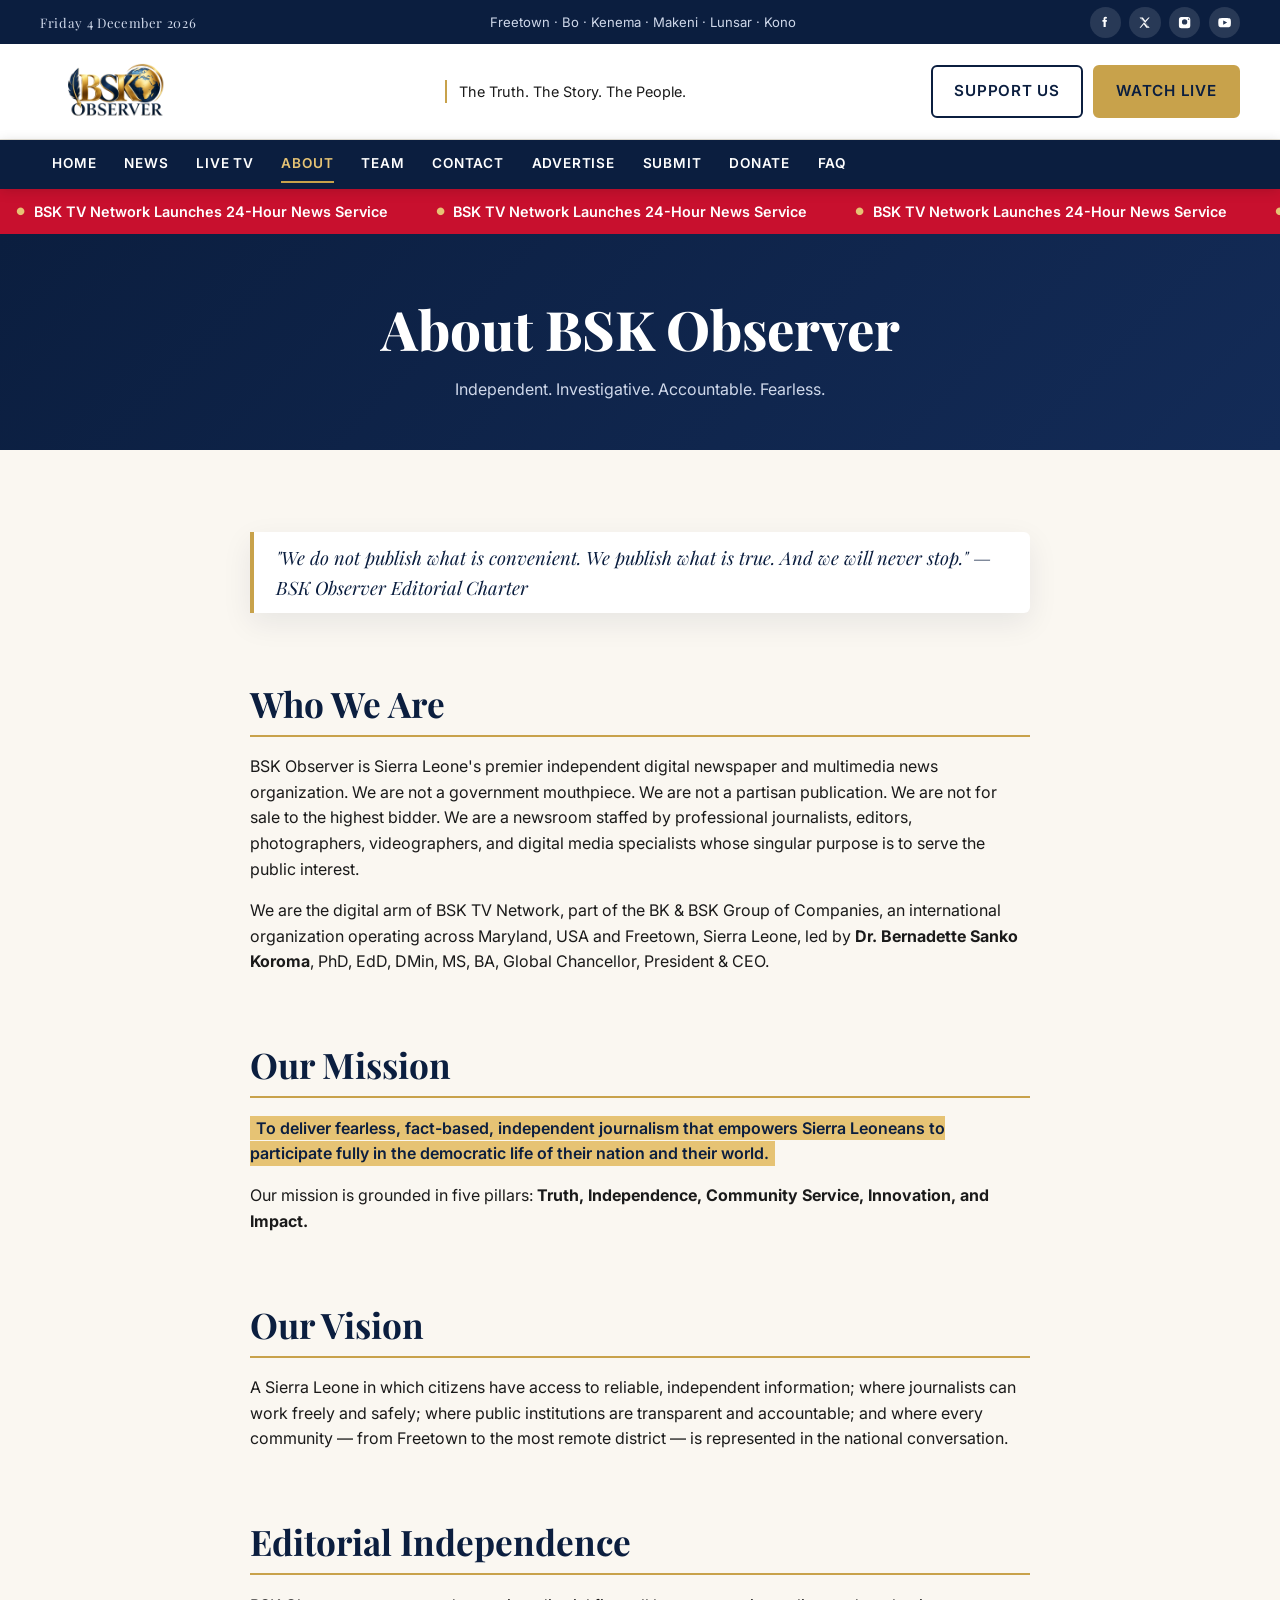
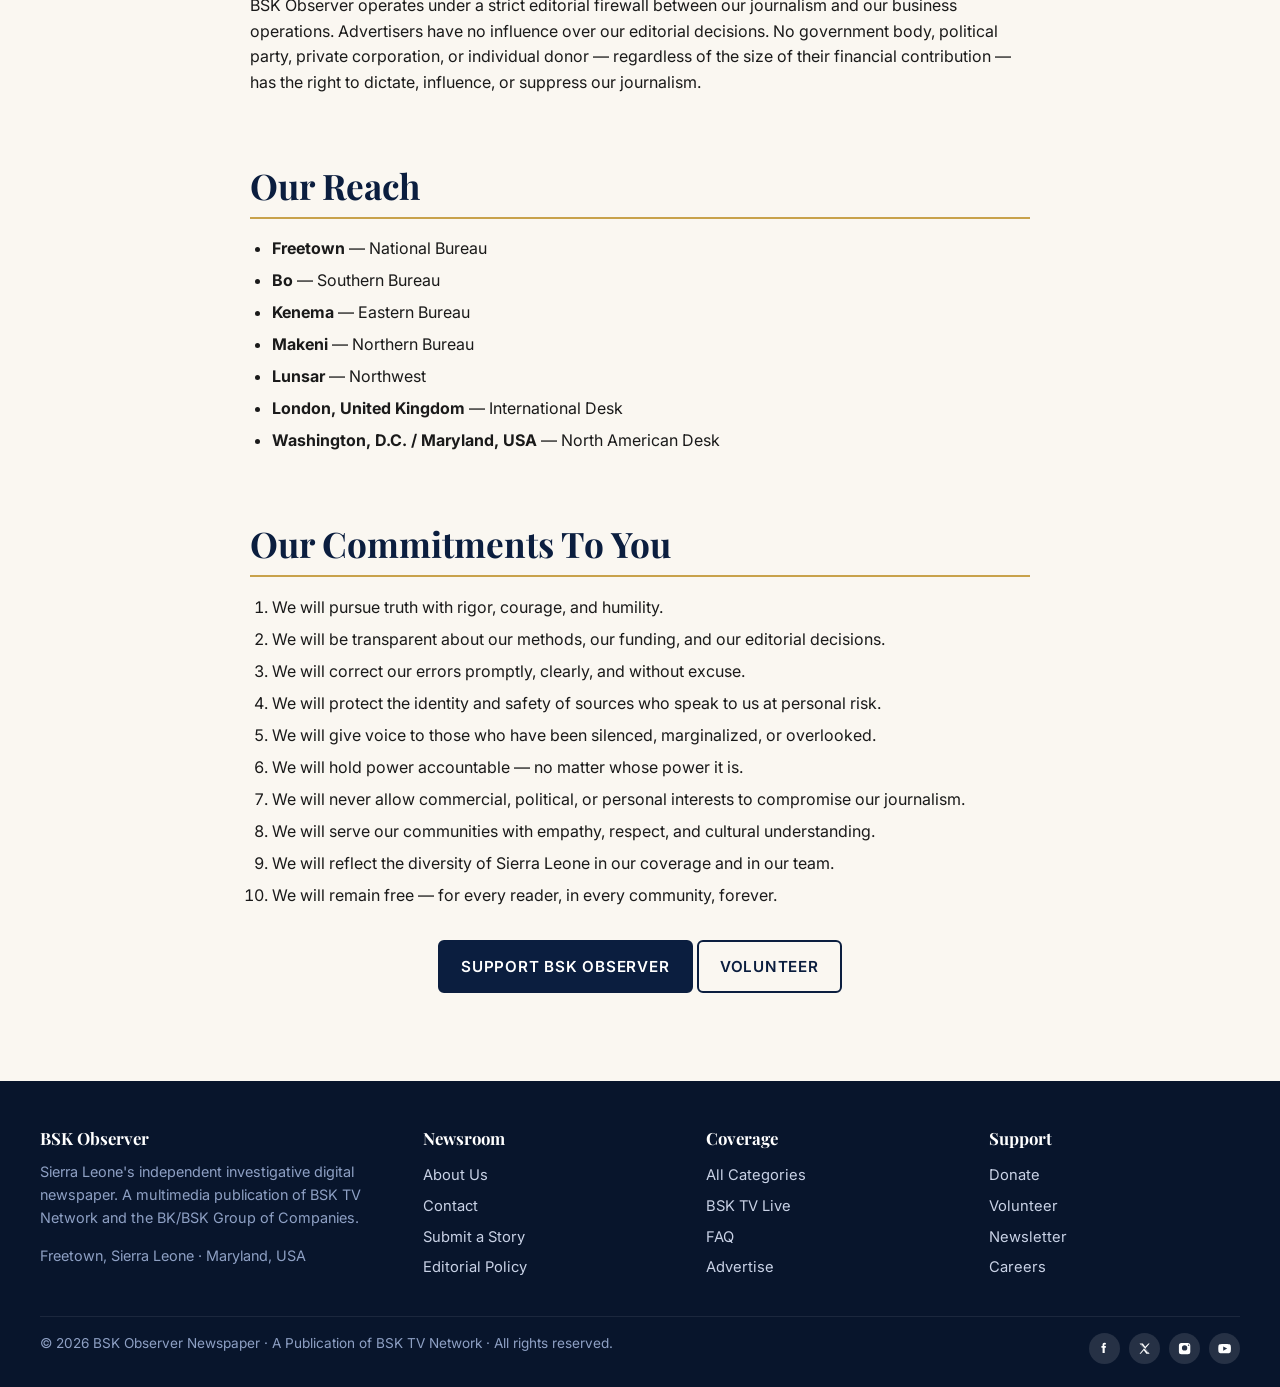
<file: about.html>
<!doctype html>
<html lang="en"><head>
<meta charset="utf-8"><meta name="viewport" content="width=device-width,initial-scale=1">
<title>About BSK Observer | Sierra Leone's Independent Digital Newsroom</title>
<meta name="description" content="Learn who we are, what we stand for, and why BSK Observer is committed to truth, accountability, and public service journalism in Sierra Leone and beyond.">
<link rel="icon" href="assets/logo.png">
<link href="https://fonts.googleapis.com/css2?family=Inter:wght@400;500;600;700&family=Playfair+Display:ital,wght@0,600;0,700;0,800;1,600&display=swap" rel="stylesheet">
<link rel="stylesheet" href="css/styles.css">
</head><body data-page="about.html">
<div id="site-header"></div>
<section class="page-hero"><div class="container"><h1>About BSK Observer</h1><p>Independent. Investigative. Accountable. Fearless.</p></div></section>
<section><div class="container prose">
<blockquote>"We do not publish what is convenient. We publish what is true. And we will never stop." — BSK Observer Editorial Charter</blockquote>
<h2>Who We Are</h2>
<p>BSK Observer is Sierra Leone's premier independent digital newspaper and multimedia news organization. We are not a government mouthpiece. We are not a partisan publication. We are not for sale to the highest bidder. We are a newsroom staffed by professional journalists, editors, photographers, videographers, and digital media specialists whose singular purpose is to serve the public interest.</p>
<p>We are the digital arm of BSK TV Network, part of the BK &amp; BSK Group of Companies, an international organization operating across Maryland, USA and Freetown, Sierra Leone, led by <strong>Dr. Bernadette Sanko Koroma</strong>, PhD, EdD, DMin, MS, BA, Global Chancellor, President &amp; CEO.</p>
<h2>Our Mission</h2>
<p><mark>To deliver fearless, fact-based, independent journalism that empowers Sierra Leoneans to participate fully in the democratic life of their nation and their world.</mark></p>
<p>Our mission is grounded in five pillars: <strong>Truth, Independence, Community Service, Innovation, and Impact.</strong></p>
<h2>Our Vision</h2>
<p>A Sierra Leone in which citizens have access to reliable, independent information; where journalists can work freely and safely; where public institutions are transparent and accountable; and where every community — from Freetown to the most remote district — is represented in the national conversation.</p>
<h2>Editorial Independence</h2>
<p>BSK Observer operates under a strict editorial firewall between our journalism and our business operations. Advertisers have no influence over our editorial decisions. No government body, political party, private corporation, or individual donor — regardless of the size of their financial contribution — has the right to dictate, influence, or suppress our journalism.</p>
<h2>Our Reach</h2>
<ul>
<li><strong>Freetown</strong> — National Bureau</li>
<li><strong>Bo</strong> — Southern Bureau</li>
<li><strong>Kenema</strong> — Eastern Bureau</li>
<li><strong>Makeni</strong> — Northern Bureau</li>
<li><strong>Lunsar</strong> — Northwest</li>
<li><strong>London, United Kingdom</strong> — International Desk</li>
<li><strong>Washington, D.C. / Maryland, USA</strong> — North American Desk</li>
</ul>
<h2>Our Commitments To You</h2>
<ol>
<li>We will pursue truth with rigor, courage, and humility.</li>
<li>We will be transparent about our methods, our funding, and our editorial decisions.</li>
<li>We will correct our errors promptly, clearly, and without excuse.</li>
<li>We will protect the identity and safety of sources who speak to us at personal risk.</li>
<li>We will give voice to those who have been silenced, marginalized, or overlooked.</li>
<li>We will hold power accountable — no matter whose power it is.</li>
<li>We will never allow commercial, political, or personal interests to compromise our journalism.</li>
<li>We will serve our communities with empathy, respect, and cultural understanding.</li>
<li>We will reflect the diversity of Sierra Leone in our coverage and in our team.</li>
<li>We will remain free — for every reader, in every community, forever.</li>
</ol>
<div style="text-align:center;margin-top:2em">
  <a class="btn" href="donate.html">Support BSK Observer</a>
  <a class="btn ghost" href="volunteer.html">Volunteer</a>
</div>
</div></section>
<div id="site-footer"></div>
<script src="js/layout.js"></script><script src="js/main.js"></script>
</body></html>
</file>
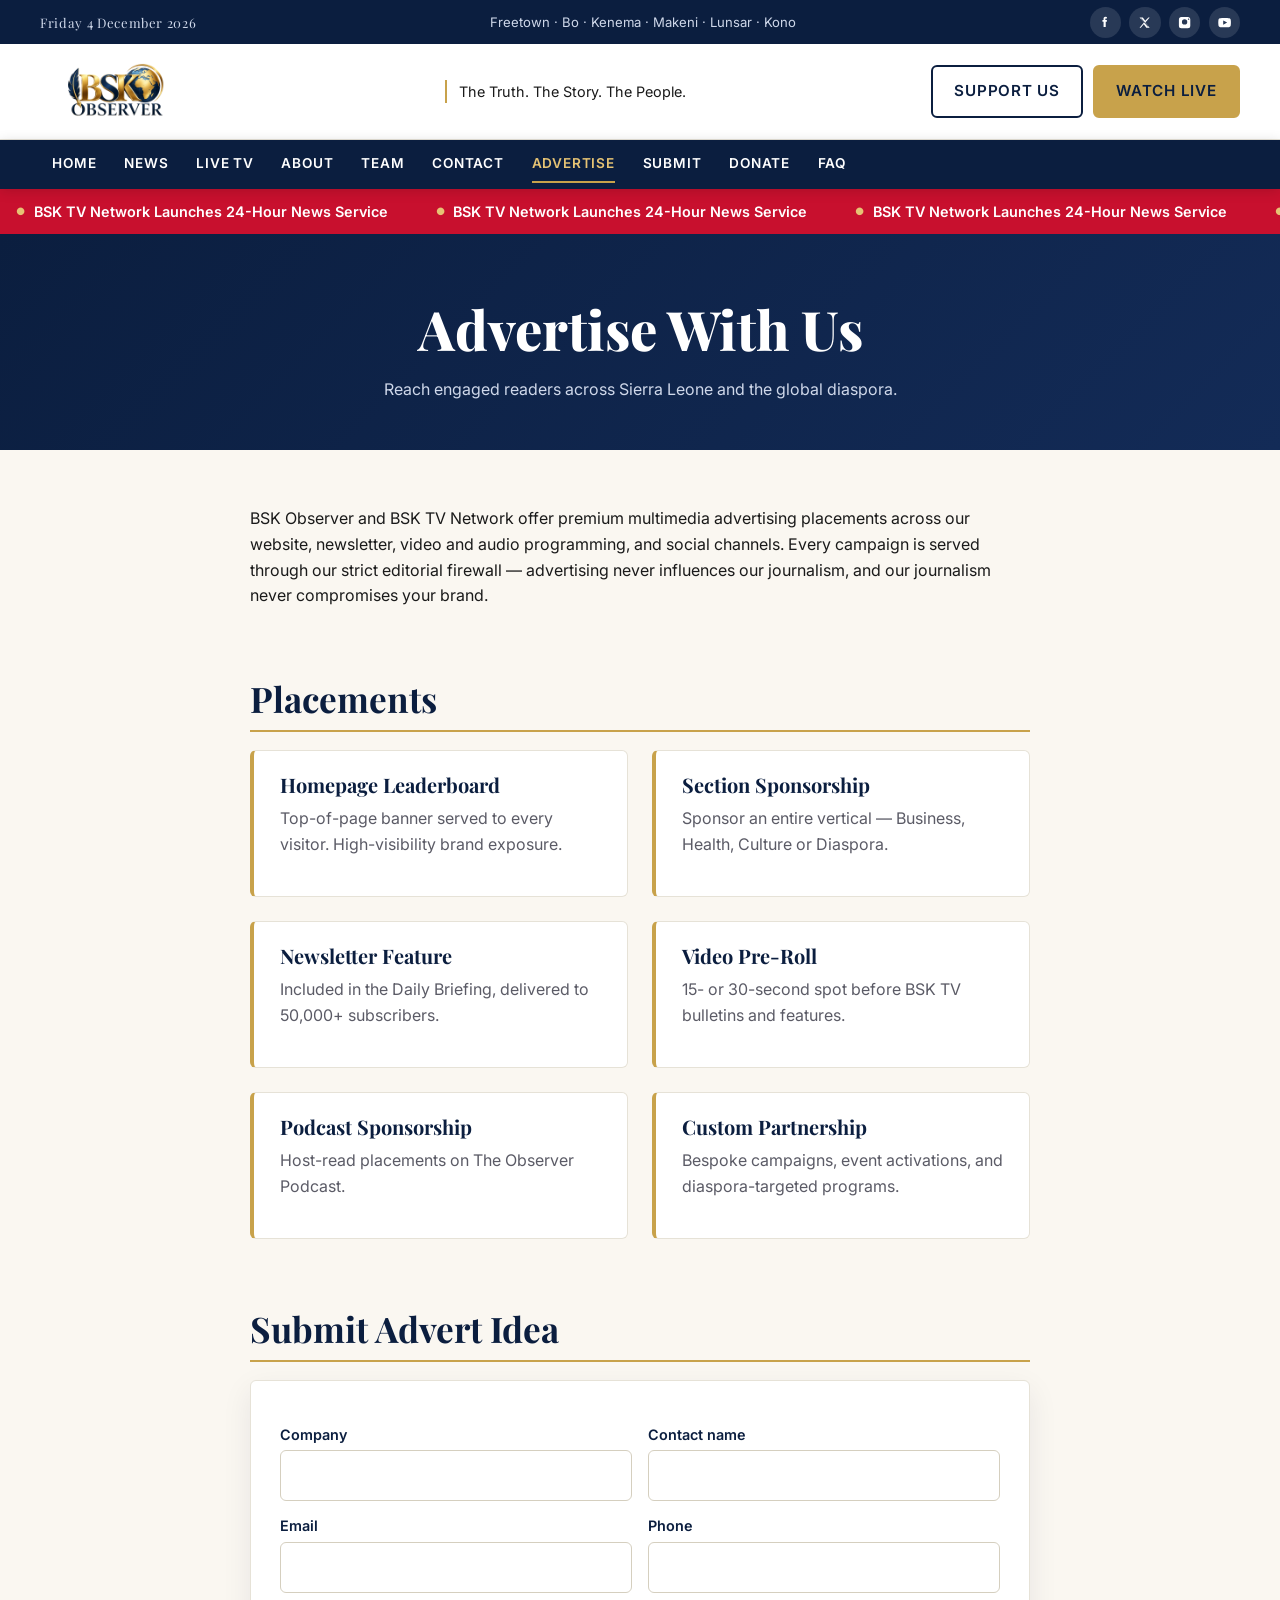
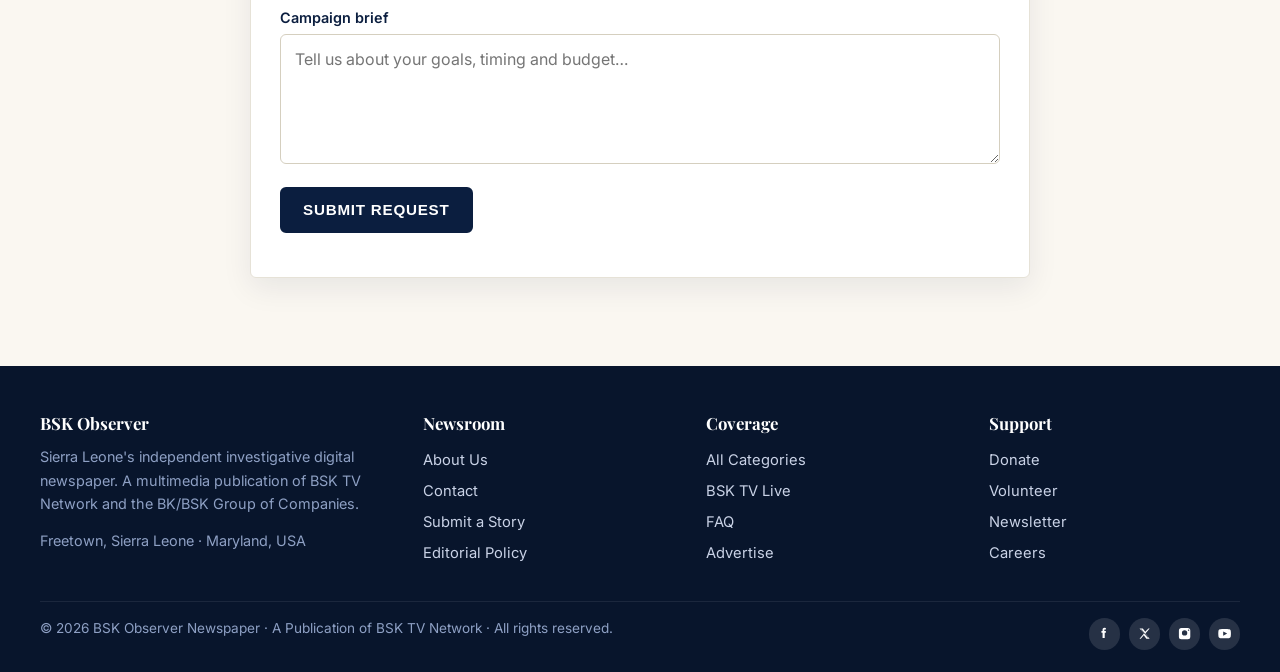
<file: advertise.html>
<!doctype html>
<html lang="en"><head>
<meta charset="utf-8"><meta name="viewport" content="width=device-width,initial-scale=1">
<title>Advertise With Us | BSK Observer</title>
<meta name="description" content="Reach engaged Sierra Leonean readers at home and in the diaspora. Advertising and partnership opportunities with BSK Observer and BSK TV Network.">
<link rel="icon" href="assets/logo.png">
<link href="https://fonts.googleapis.com/css2?family=Inter:wght@400;500;600;700&family=Playfair+Display:wght@600;700;800&display=swap" rel="stylesheet">
<link rel="stylesheet" href="css/styles.css">
</head><body data-page="advertise.html">
<div id="site-header"></div>
<section class="page-hero"><div class="container"><h1>Advertise With Us</h1><p>Reach engaged readers across Sierra Leone and the global diaspora.</p></div></section>
<section><div class="container prose">
<p>BSK Observer and BSK TV Network offer premium multimedia advertising placements across our website, newsletter, video and audio programming, and social channels. Every campaign is served through our strict editorial firewall — advertising never influences our journalism, and our journalism never compromises your brand.</p>
<h2>Placements</h2>
<div class="info-grid">
  <div class="info reveal"><h3>Homepage Leaderboard</h3><p style="color:var(--muted)">Top-of-page banner served to every visitor. High-visibility brand exposure.</p></div>
  <div class="info reveal"><h3>Section Sponsorship</h3><p style="color:var(--muted)">Sponsor an entire vertical — Business, Health, Culture or Diaspora.</p></div>
  <div class="info reveal"><h3>Newsletter Feature</h3><p style="color:var(--muted)">Included in the Daily Briefing, delivered to 50,000+ subscribers.</p></div>
  <div class="info reveal"><h3>Video Pre-Roll</h3><p style="color:var(--muted)">15- or 30-second spot before BSK TV bulletins and features.</p></div>
  <div class="info reveal"><h3>Podcast Sponsorship</h3><p style="color:var(--muted)">Host-read placements on The Observer Podcast.</p></div>
  <div class="info reveal"><h3>Custom Partnership</h3><p style="color:var(--muted)">Bespoke campaigns, event activations, and diaspora-targeted programs.</p></div>
</div>
<h2>Submit Advert Idea</h2>
<form class="form reveal">
  <div class="row">
    <div><label>Company</label><input required></div>
    <div><label>Contact name</label><input required></div>
  </div>
  <div class="row">
    <div><label>Email</label><input type="email" required></div>
    <div><label>Phone</label><input></div>
  </div>
  <label>Campaign brief</label><textarea placeholder="Tell us about your goals, timing and budget…"></textarea>
  <div style="margin-top:1em"><button class="btn" type="submit">Submit Request</button></div>
  <div class="form-status" role="status" aria-live="polite"></div>
</form>
</div></section>
<div id="site-footer"></div>
<script src="js/layout.js"></script><script src="js/main.js"></script>
</body></html>
</file>
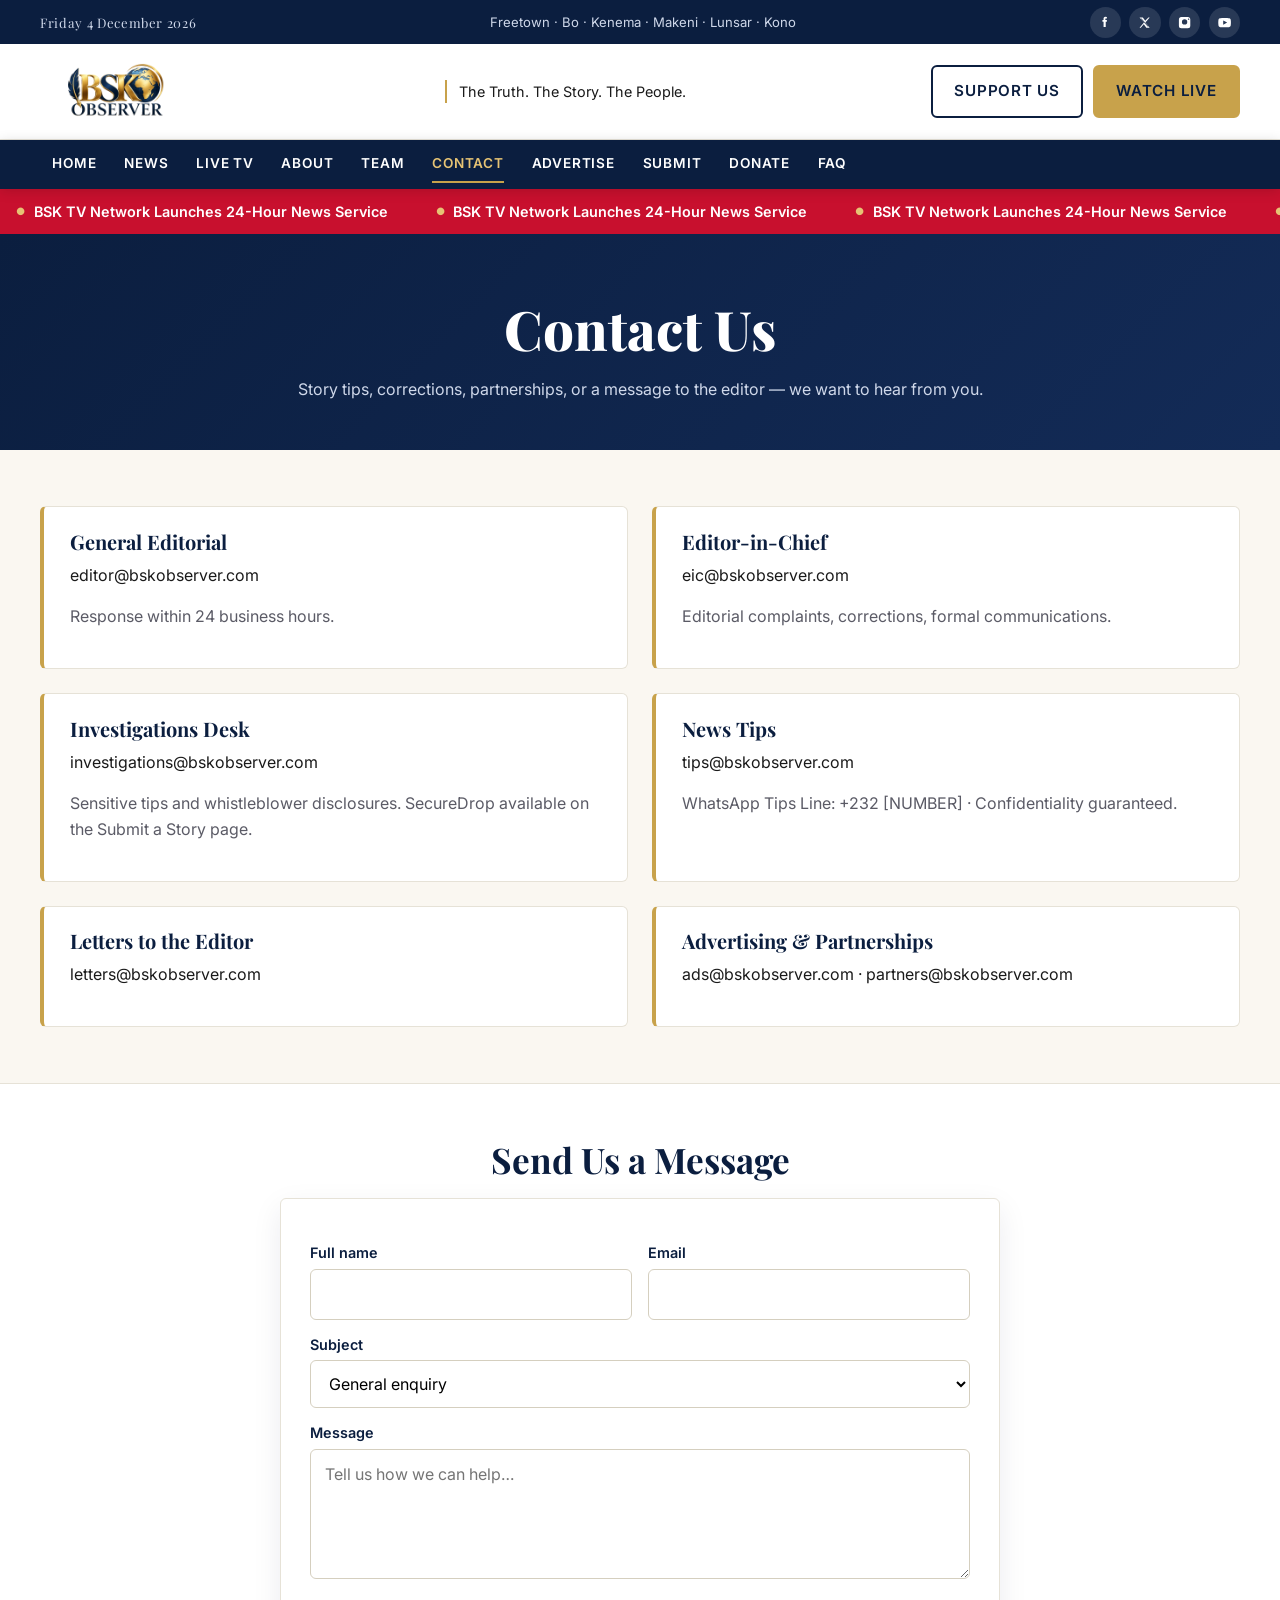
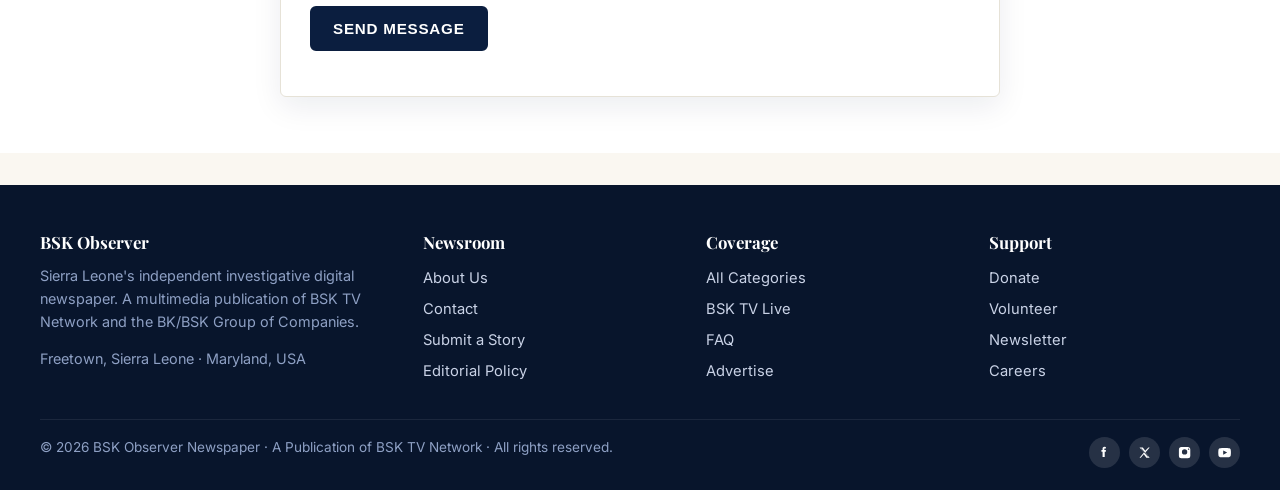
<file: contact.html>
<!doctype html>
<html lang="en"><head>
<meta charset="utf-8"><meta name="viewport" content="width=device-width,initial-scale=1">
<title>Contact BSK Observer | Reach Our Newsroom</title>
<meta name="description" content="Contact the BSK Observer newsroom to submit a story tip, request a press credential, send a letter to the editor, or connect with our advertising and partnerships team.">
<link rel="icon" href="assets/logo.png">
<link href="https://fonts.googleapis.com/css2?family=Inter:wght@400;500;600;700&family=Playfair+Display:wght@600;700;800&display=swap" rel="stylesheet">
<link rel="stylesheet" href="css/styles.css">
</head><body data-page="contact.html">
<div id="site-header"></div>
<section class="page-hero"><div class="container"><h1>Contact Us</h1><p>Story tips, corrections, partnerships, or a message to the editor — we want to hear from you.</p></div></section>
<section><div class="container">
  <div class="info-grid reveal">
    <div class="info"><h3>General Editorial</h3><p>editor@bskobserver.com</p><p style="color:var(--muted)">Response within 24 business hours.</p></div>
    <div class="info"><h3>Editor-in-Chief</h3><p>eic@bskobserver.com</p><p style="color:var(--muted)">Editorial complaints, corrections, formal communications.</p></div>
    <div class="info"><h3>Investigations Desk</h3><p>investigations@bskobserver.com</p><p style="color:var(--muted)">Sensitive tips and whistleblower disclosures. SecureDrop available on the Submit a Story page.</p></div>
    <div class="info"><h3>News Tips</h3><p>tips@bskobserver.com</p><p style="color:var(--muted)">WhatsApp Tips Line: +232 [NUMBER] · Confidentiality guaranteed.</p></div>
    <div class="info"><h3>Letters to the Editor</h3><p>letters@bskobserver.com</p></div>
    <div class="info"><h3>Advertising &amp; Partnerships</h3><p>ads@bskobserver.com · partners@bskobserver.com</p></div>
  </div>
</div></section>

<section style="background:#fff;border-top:1px solid var(--line)">
  <div class="container" style="max-width:760px">
    <h2 style="text-align:center">Send Us a Message</h2>
    <form class="form reveal" action="https://formspree.io/f/xdenglao" method="POST">
      <div class="row">
        <div><label for="cname">Full name</label><input id="cname" name="name" required></div>
        <div><label for="cmail">Email</label><input id="cmail" name="email" type="email" required></div>
      </div>
      <label for="csubj">Subject</label>
      <select id="csubj" name="subject"><option>General enquiry</option><option>Story tip</option><option>Correction request</option><option>Letter to the editor</option><option>Advertising / partnership</option><option>Careers</option></select>
      <label for="cmsg">Message</label><textarea id="cmsg" name="message" required placeholder="Tell us how we can help…"></textarea>
      <div style="margin-top:1.2em"><button class="btn" type="submit">Send message</button></div>
      <div class="form-status" role="status" aria-live="polite"></div>
    </form>
  </div>
</section>

<div id="site-footer"></div>
<script src="js/layout.js"></script><script src="js/main.js"></script>
</body></html>
</file>
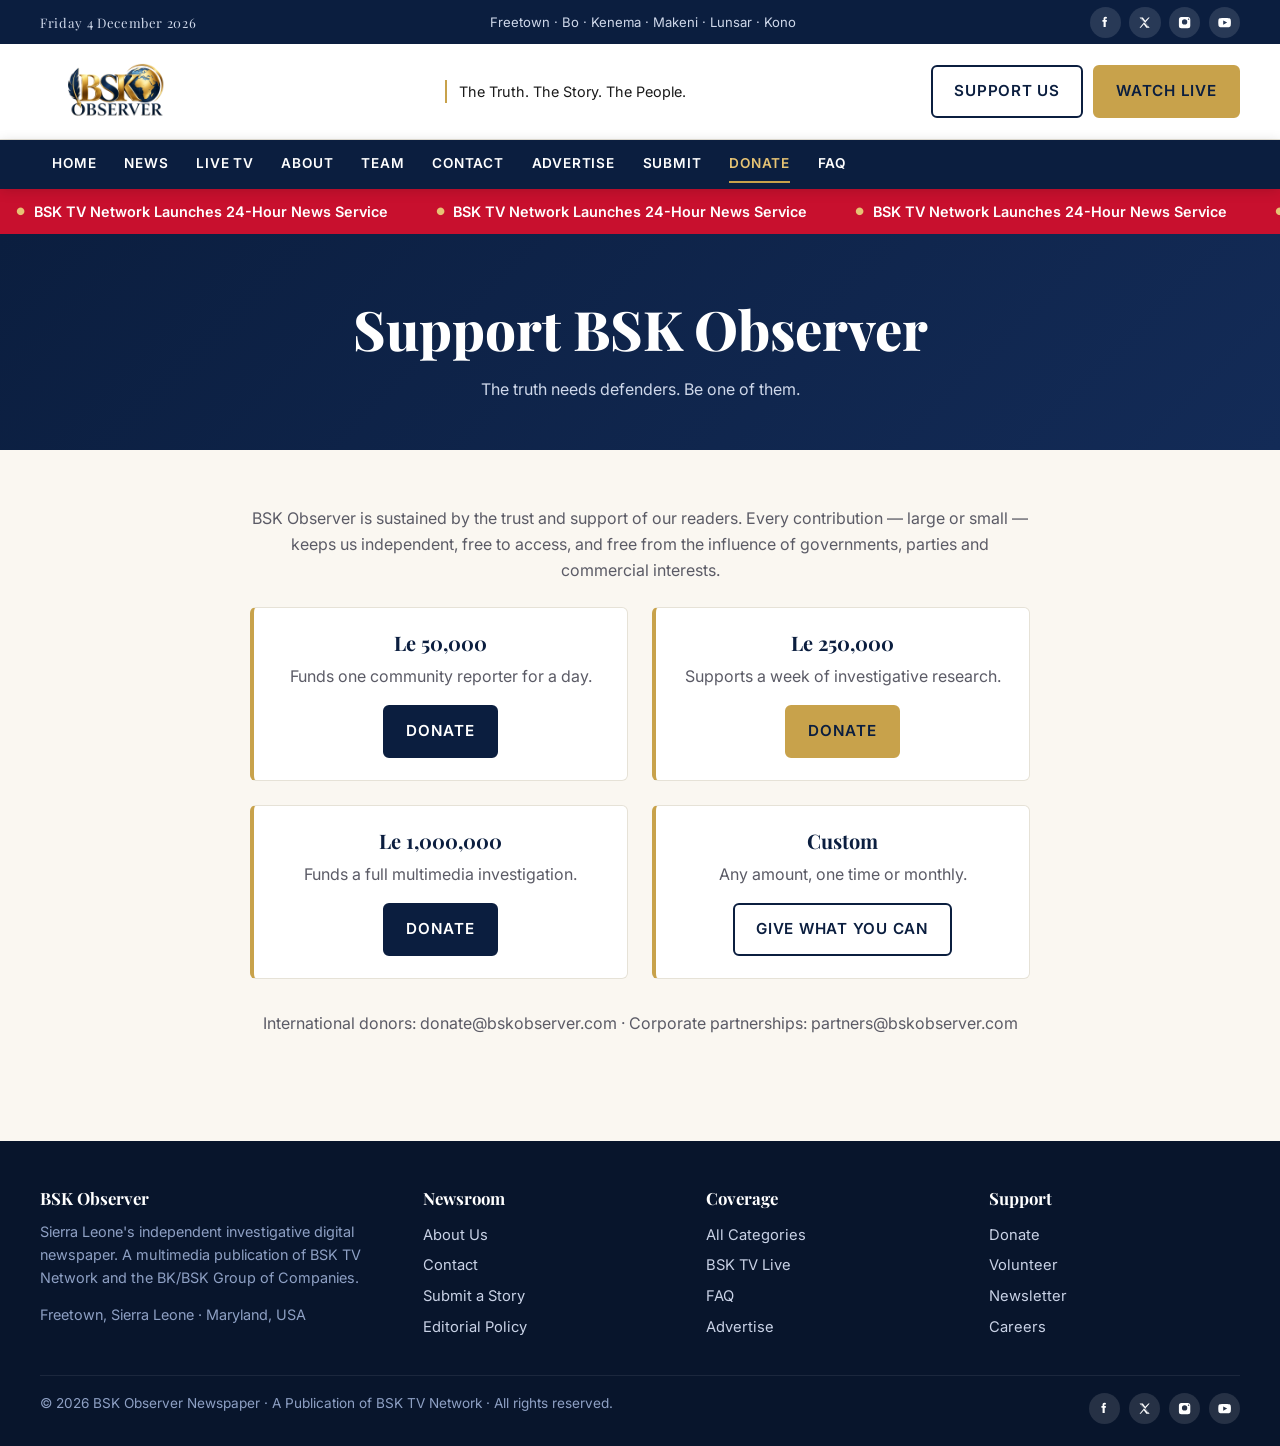
<file: donate.html>
<!doctype html>
<html lang="en"><head>
<meta charset="utf-8"><meta name="viewport" content="width=device-width,initial-scale=1">
<title>Support BSK Observer | Donate</title>
<meta name="description" content="Support independent journalism in Sierra Leone. Your donation keeps BSK Observer free, fearless, and community-owned.">
<link rel="icon" href="assets/logo.png">
<link href="https://fonts.googleapis.com/css2?family=Inter:wght@400;500;600;700&family=Playfair+Display:wght@600;700;800&display=swap" rel="stylesheet">
<link rel="stylesheet" href="css/styles.css">
</head><body data-page="donate.html">
<div id="site-header"></div>
<section class="page-hero"><div class="container"><h1>Support BSK Observer</h1><p>The truth needs defenders. Be one of them.</p></div></section>
<section><div class="container" style="max-width:820px">
  <p style="text-align:center;color:var(--muted)">BSK Observer is sustained by the trust and support of our readers. Every contribution — large or small — keeps us independent, free to access, and free from the influence of governments, parties and commercial interests.</p>
  <div class="info-grid" style="margin-top:1.5em">
    <div class="info reveal" style="text-align:center"><h3>Le 50,000</h3><p style="color:var(--muted)">Funds one community reporter for a day.</p><a class="btn" href="tel:*144%232%2A1%2A073606886%23">Donate</a></div>
    <div class="info reveal" style="text-align:center"><h3>Le 250,000</h3><p style="color:var(--muted)">Supports a week of investigative research.</p><a class="btn gold" href="tel:*144%232%2A1%2A073606886%23">Donate</a></div>
    <div class="info reveal" style="text-align:center"><h3>Le 1,000,000</h3><p style="color:var(--muted)">Funds a full multimedia investigation.</p><a class="btn" href="tel:*144%232%2A1%2A073606886%23">Donate</a></div>
    <div class="info reveal" style="text-align:center"><h3>Custom</h3><p style="color:var(--muted)">Any amount, one time or monthly.</p><a class="btn ghost" href="tel:*144%232%2A1%2A073606886%23">Give what you can</a></div>
  </div>
  <p style="text-align:center;margin-top:2em;color:var(--muted)">International donors: donate@bskobserver.com · Corporate partnerships: partners@bskobserver.com</p>
</div></section>
<div id="site-footer"></div>
<script src="js/layout.js"></script><script src="js/main.js"></script>
</body></html>
</file>
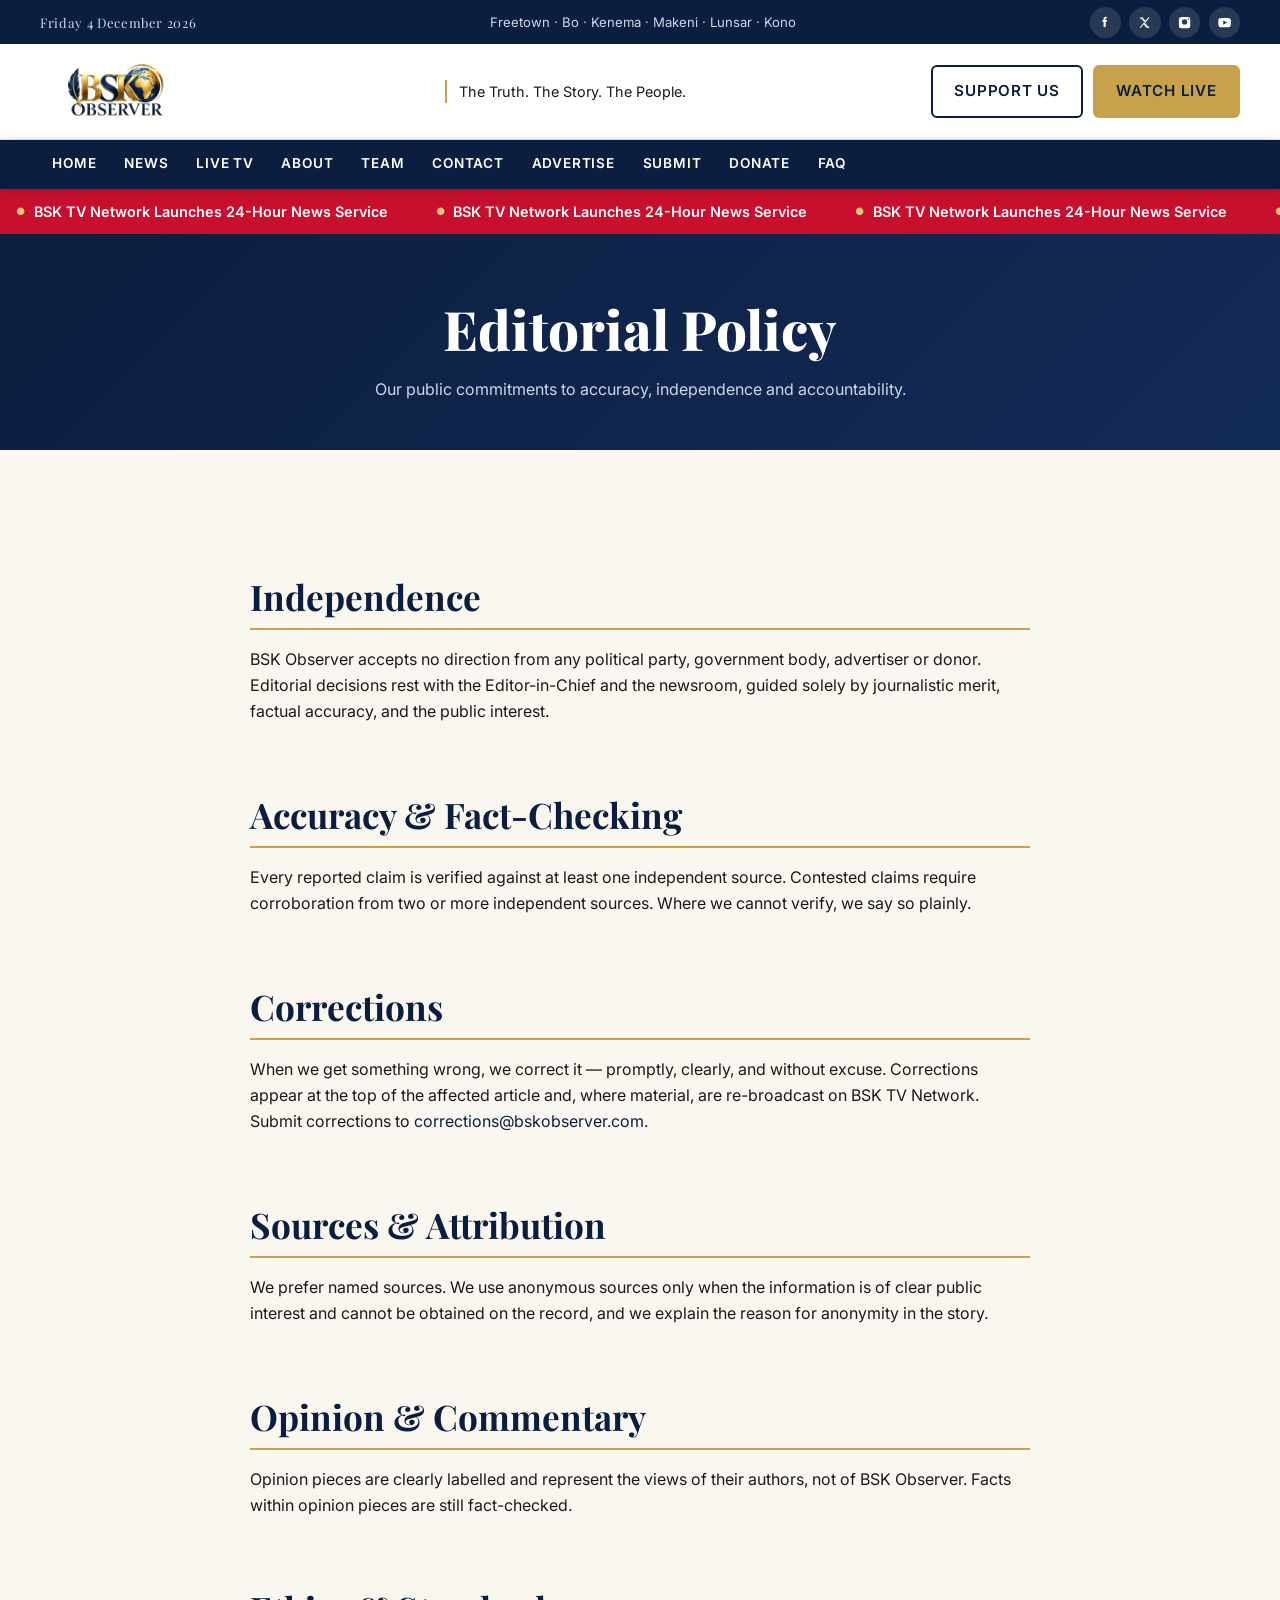
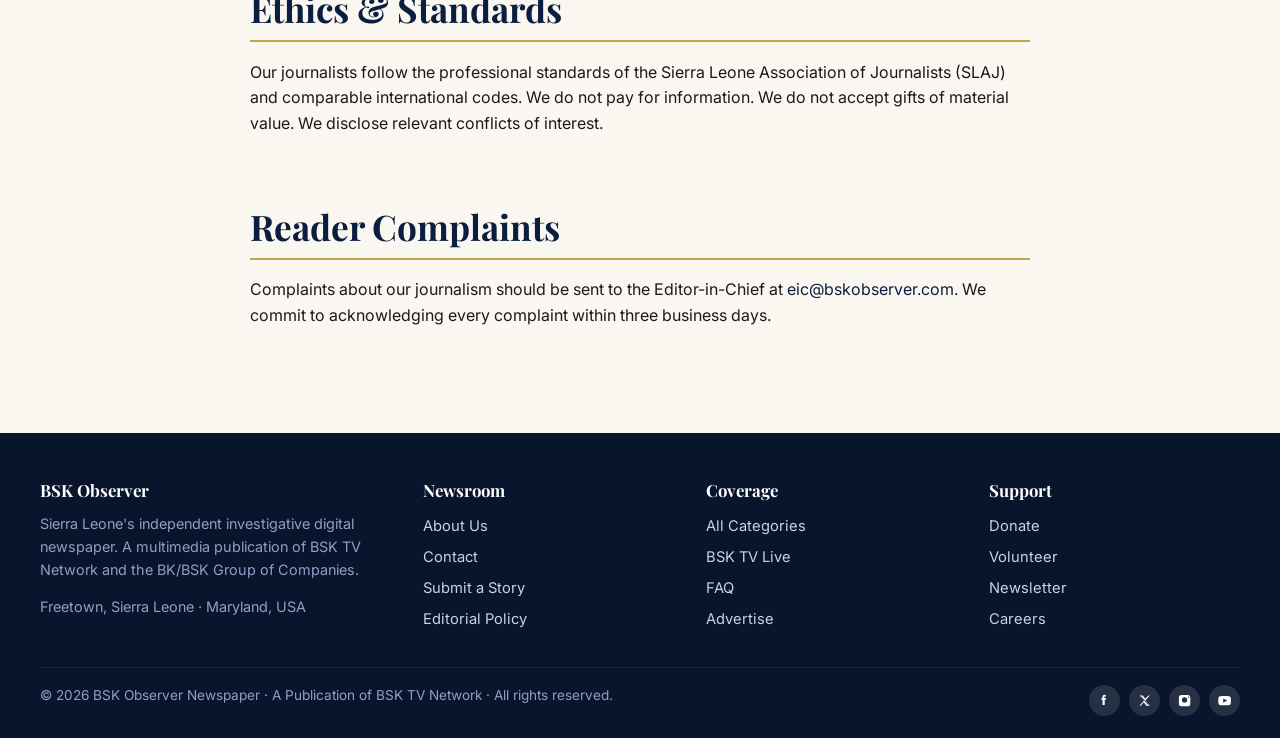
<file: editorial-policy.html>
<!doctype html>
<html lang="en"><head>
<meta charset="utf-8"><meta name="viewport" content="width=device-width,initial-scale=1">
<title>Editorial Policy | BSK Observer</title>
<meta name="description" content="BSK Observer's editorial policy, ethics, standards, corrections and fact-checking commitments.">
<link rel="icon" href="assets/logo.png">
<link href="https://fonts.googleapis.com/css2?family=Inter:wght@400;500;600;700&family=Playfair+Display:wght@600;700;800&display=swap" rel="stylesheet">
<link rel="stylesheet" href="css/styles.css">
</head><body data-page="editorial-policy.html">
<div id="site-header"></div>
<section class="page-hero"><div class="container"><h1>Editorial Policy</h1><p>Our public commitments to accuracy, independence and accountability.</p></div></section>
<section><div class="container prose">
<h2>Independence</h2>
<p>BSK Observer accepts no direction from any political party, government body, advertiser or donor. Editorial decisions rest with the Editor-in-Chief and the newsroom, guided solely by journalistic merit, factual accuracy, and the public interest.</p>
<h2>Accuracy &amp; Fact-Checking</h2>
<p>Every reported claim is verified against at least one independent source. Contested claims require corroboration from two or more independent sources. Where we cannot verify, we say so plainly.</p>
<h2>Corrections</h2>
<p>When we get something wrong, we correct it — promptly, clearly, and without excuse. Corrections appear at the top of the affected article and, where material, are re-broadcast on BSK TV Network. Submit corrections to <a href="mailto:corrections@bskobserver.com">corrections@bskobserver.com</a>.</p>
<h2>Sources &amp; Attribution</h2>
<p>We prefer named sources. We use anonymous sources only when the information is of clear public interest and cannot be obtained on the record, and we explain the reason for anonymity in the story.</p>
<h2>Opinion &amp; Commentary</h2>
<p>Opinion pieces are clearly labelled and represent the views of their authors, not of BSK Observer. Facts within opinion pieces are still fact-checked.</p>
<h2>Ethics &amp; Standards</h2>
<p>Our journalists follow the professional standards of the Sierra Leone Association of Journalists (SLAJ) and comparable international codes. We do not pay for information. We do not accept gifts of material value. We disclose relevant conflicts of interest.</p>
<h2>Reader Complaints</h2>
<p>Complaints about our journalism should be sent to the Editor-in-Chief at <a href="mailto:eic@bskobserver.com">eic@bskobserver.com</a>. We commit to acknowledging every complaint within three business days.</p>
</div></section>
<div id="site-footer"></div>
<script src="js/layout.js"></script><script src="js/main.js"></script>
</body></html>
</file>
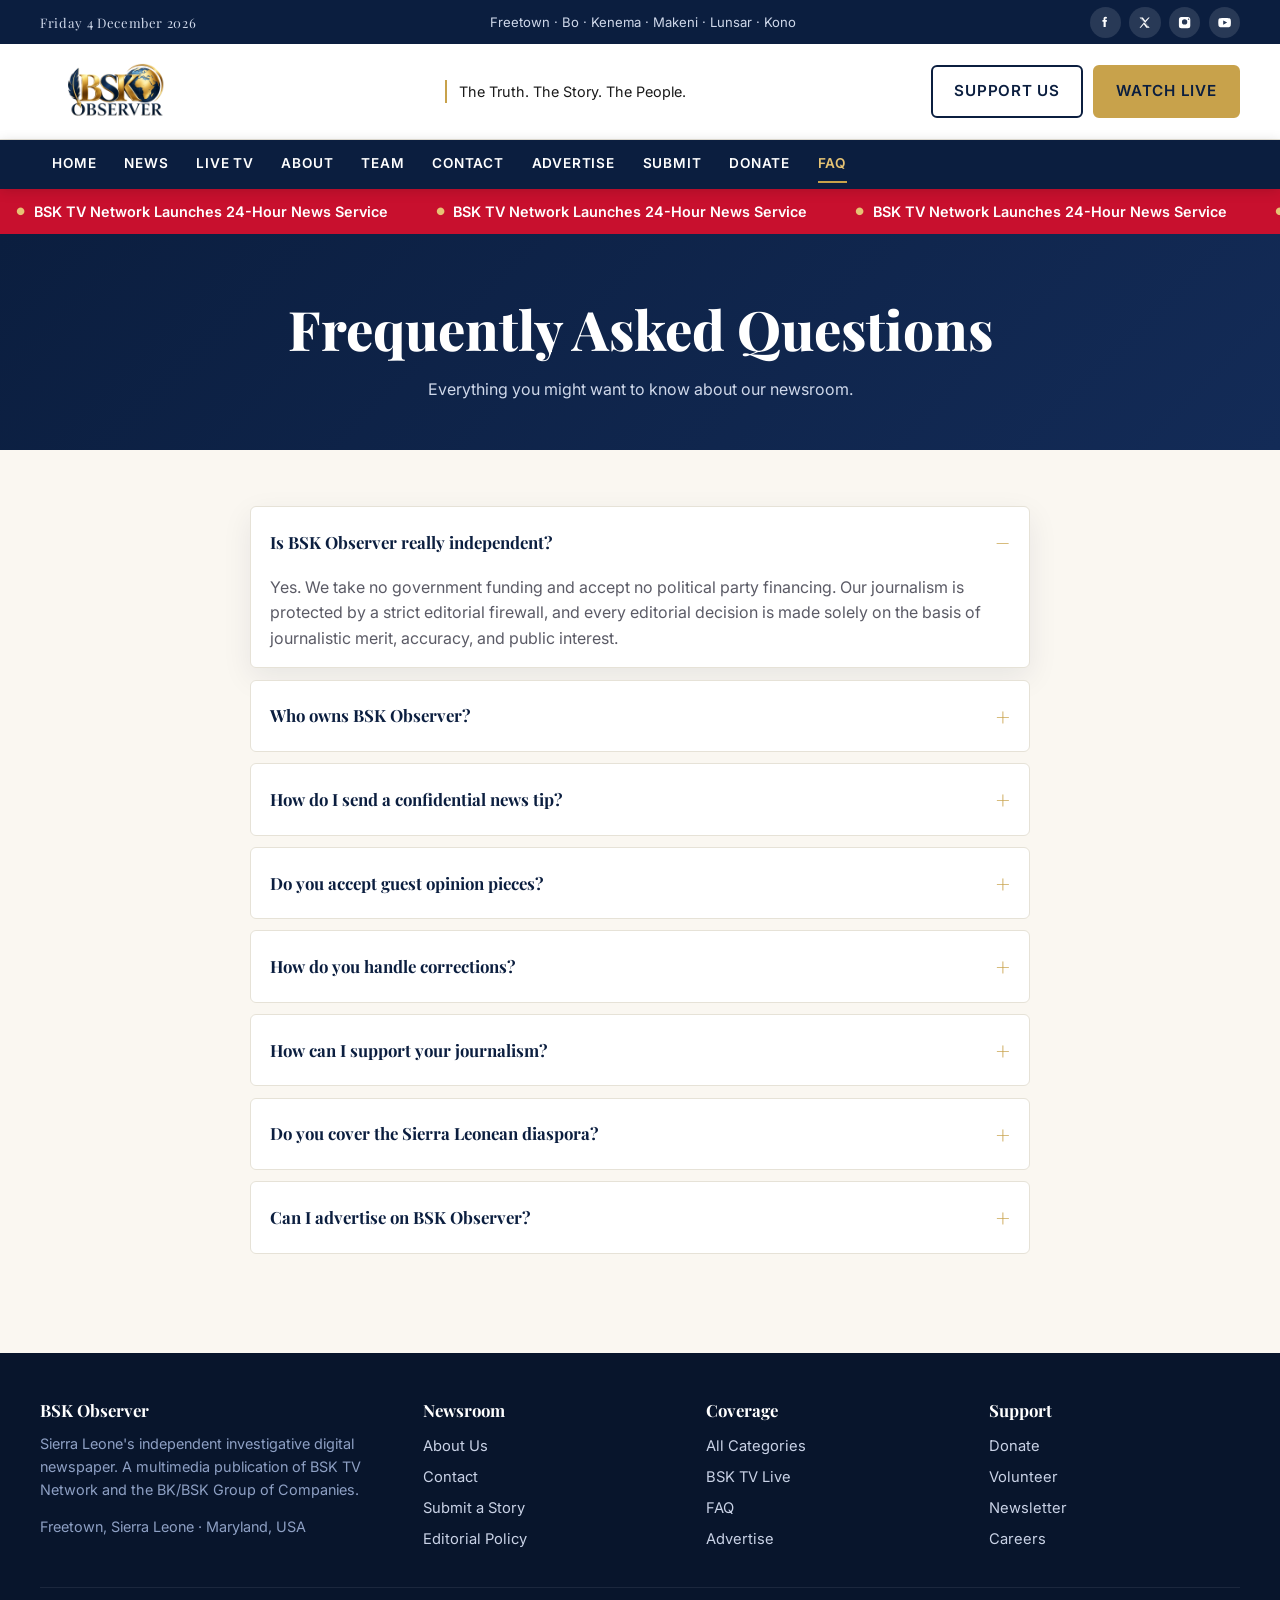
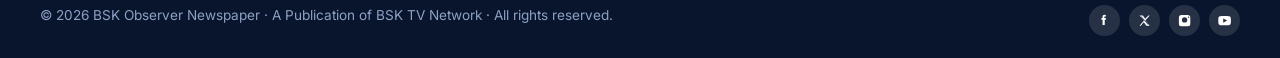
<file: faq.html>
<!doctype html>
<html lang="en"><head>
<meta charset="utf-8"><meta name="viewport" content="width=device-width,initial-scale=1">
<title>Frequently Asked Questions | BSK Observer</title>
<meta name="description" content="Answers to common questions about BSK Observer's newsroom, editorial policy, corrections, funding, and how to get involved.">
<link rel="icon" href="assets/logo.png">
<link href="https://fonts.googleapis.com/css2?family=Inter:wght@400;500;600;700&family=Playfair+Display:wght@600;700;800&display=swap" rel="stylesheet">
<link rel="stylesheet" href="css/styles.css">
</head><body data-page="faq.html">
<div id="site-header"></div>
<section class="page-hero"><div class="container"><h1>Frequently Asked Questions</h1><p>Everything you might want to know about our newsroom.</p></div></section>
<section><div class="container faq" style="max-width:820px">
  <details open><summary>Is BSK Observer really independent?</summary><p>Yes. We take no government funding and accept no political party financing. Our journalism is protected by a strict editorial firewall, and every editorial decision is made solely on the basis of journalistic merit, accuracy, and public interest.</p></details>
  <details><summary>Who owns BSK Observer?</summary><p>BSK Observer is a publication of BSK TV Network, part of the BK &amp; BSK Group of Companies — founded and led by Dr. Bernadette Sanko Koroma. The Group operates across Maryland, USA and Freetown, Sierra Leone.</p></details>
  <details><summary>How do I send a confidential news tip?</summary><p>Email <a href="mailto:tips@bskobserver.com">tips@bskobserver.com</a> or use our WhatsApp Tips Line at +232 [NUMBER]. For sensitive investigations, contact <a href="mailto:investigations@bskobserver.com">investigations@bskobserver.com</a> — SecureDrop is available on our Submit a Story page.</p></details>
  <details><summary>Do you accept guest opinion pieces?</summary><p>Yes. Send submissions to <a href="mailto:letters@bskobserver.com">letters@bskobserver.com</a>. All opinion pieces are reviewed for factual accuracy but the views expressed remain those of the author.</p></details>
  <details><summary>How do you handle corrections?</summary><p>Every correction is published promptly, clearly and without excuse. See our full <a href="editorial-policy.html">Editorial Policy</a> for details.</p></details>
  <details><summary>How can I support your journalism?</summary><p>Read our stories, share them, subscribe to the Daily Briefing, <a href="donate.html">donate</a>, or <a href="volunteer.html">volunteer</a> as a citizen journalist or community correspondent.</p></details>
  <details><summary>Do you cover the Sierra Leonean diaspora?</summary><p>Yes — our London and Washington/Maryland desks produce dedicated diaspora coverage, and we welcome tips from Sierra Leoneans anywhere in the world.</p></details>
  <details><summary>Can I advertise on BSK Observer?</summary><p>Yes. Visit our <a href="advertise.html">Advertise page</a> or email <a href="mailto:ads@bskobserver.com">ads@bskobserver.com</a>. Advertising has no influence on our editorial coverage.</p></details>
</div></section>
<div id="site-footer"></div>
<script src="js/layout.js"></script><script src="js/main.js"></script>
</body></html>
</file>
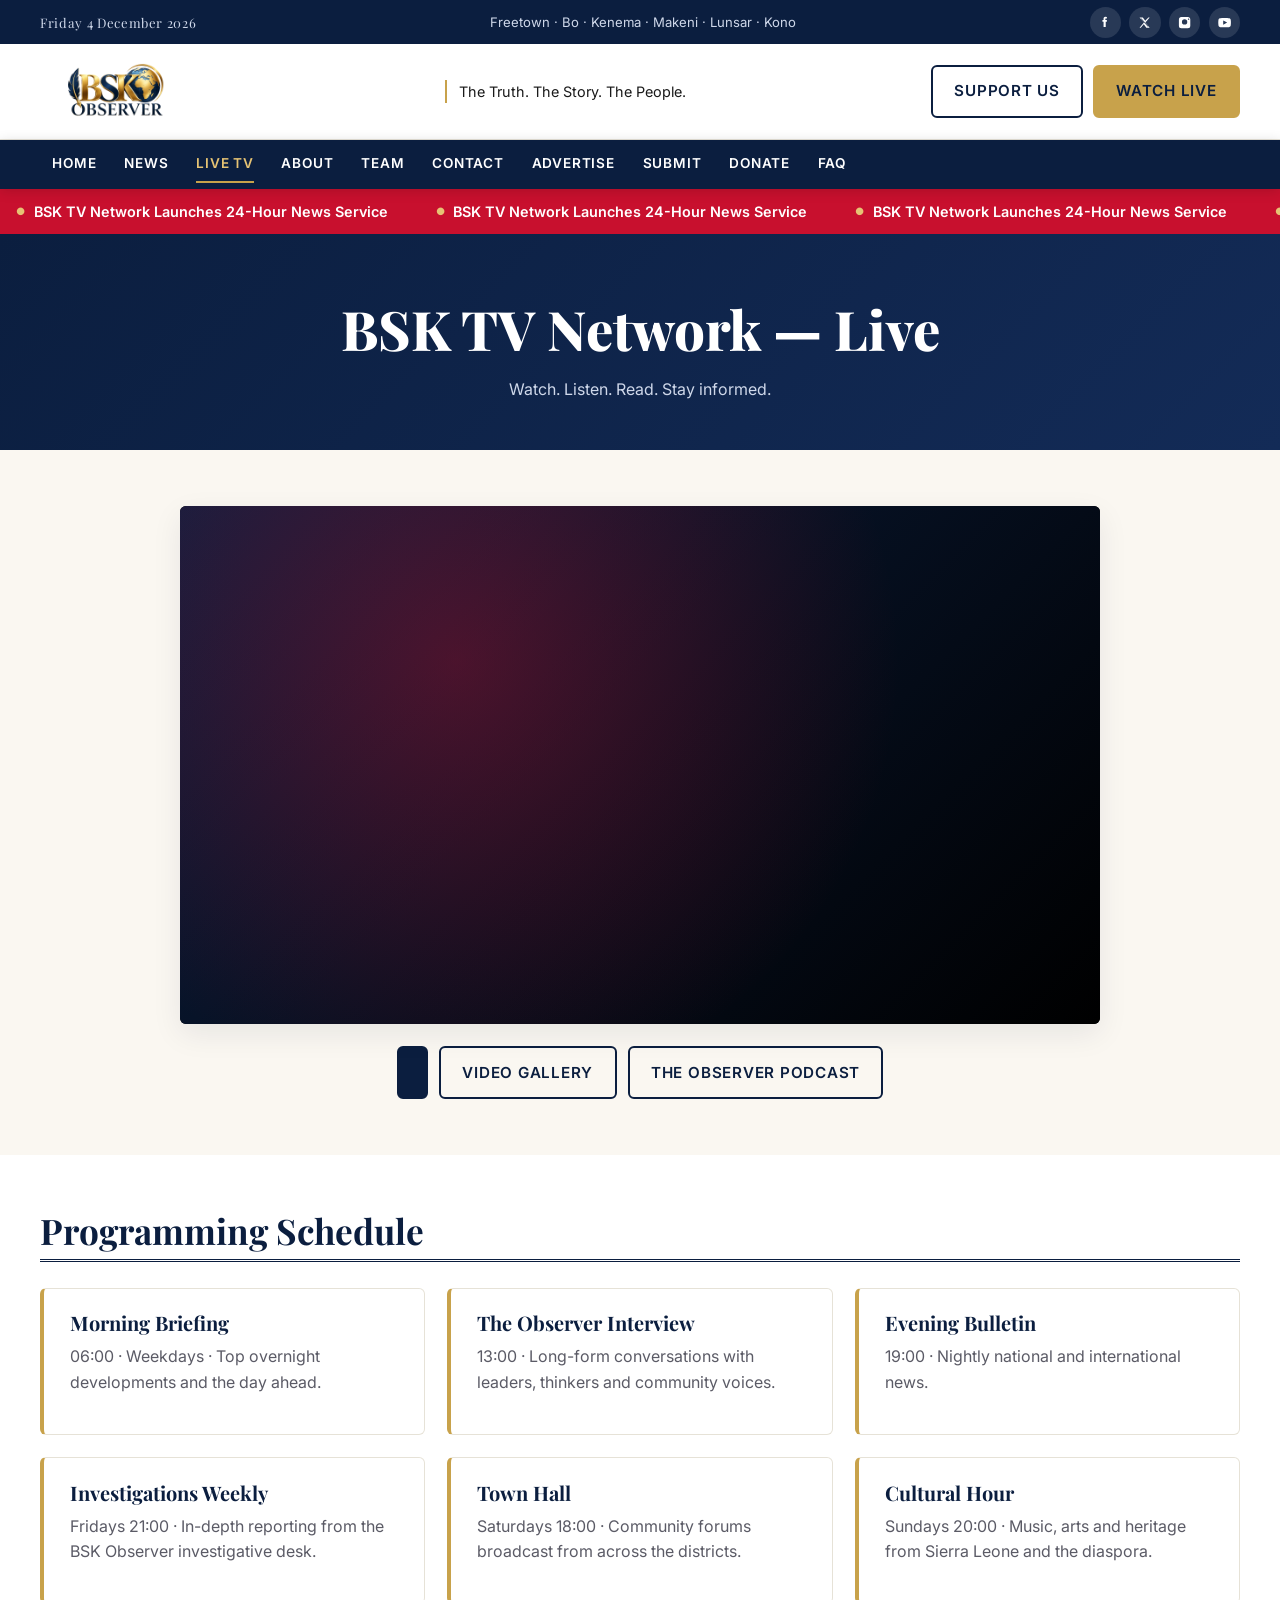
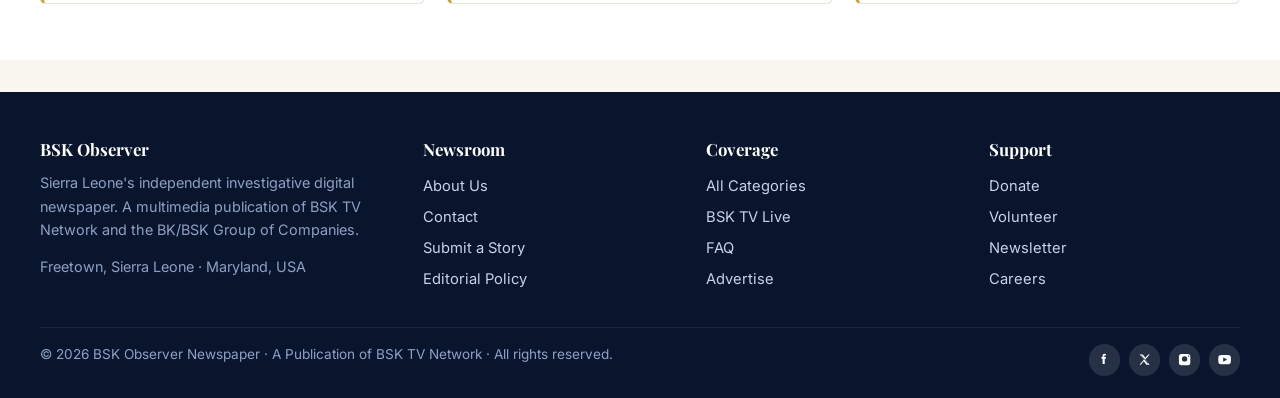
<file: live-tv.html>
<!doctype html>
<html lang="en"><head>
<meta charset="utf-8"><meta name="viewport" content="width=device-width,initial-scale=1">
<title>Live TV — BSK TV Network | BSK Observer</title>
<meta name="description" content="Watch BSK TV Network live: 24-hour news, investigative documentaries, live interviews and community town halls.">
<link rel="icon" href="assets/logo.png">
<link href="https://fonts.googleapis.com/css2?family=Inter:wght@400;500;600;700&family=Playfair+Display:wght@600;700;800&display=swap" rel="stylesheet">
<link rel="stylesheet" href="css/styles.css">
</head><body data-page="live-tv.html">
<div id="site-header"></div>
<section class="page-hero"><div class="container"><h1>BSK TV Network — Live</h1><p>Watch. Listen. Read. Stay informed.</p></div></section>
<section><div class="container" style="max-width:960px">
  <div class="live-embed reveal">
    <iframe
      src="https://www.youtube.com/embed/jARv74N1Wrc?autoplay=1&amp;mute=1&amp;loop=1&amp;playlist=jARv74N1Wrc&amp;rel=0"
      title="BSK TV Network live video"
      allow="autoplay; encrypted-media; picture-in-picture"
      allowfullscreen></iframe>
  </div>
  <div style="display:flex;gap:.7em;flex-wrap:wrap;justify-content:center;margin-top:1.4em">
    <a class="btn icon-btn" href="https://www.youtube.com/watch?v=jARv74N1Wrc" aria-label="Watch on YouTube">
      <svg viewBox="0 0 24 24" aria-hidden="true"><path d="M21.6 7.2a2.8 2.8 0 0 0-2-2C17.9 4.6 12 4.6 12 4.6s-5.9 0-7.6.6a2.8 2.8 0 0 0-2 2A29.3 29.3 0 0 0 2 12a29.3 29.3 0 0 0 .4 4.8a2.8 2.8 0 0 0 2 2c1.7.6 7.6.6 7.6.6s5.9 0 7.6-.6a2.8 2.8 0 0 0 2-2c.3-1.7.4-3.5.4-4.8 0-1.3-.1-3.1-.4-4.8zM9.8 15.5V8.5l6.3 3.5-6.3 3.5z"/></svg>
      <span class="visually-hidden">Watch on YouTube</span>
    </a>
    <a class="btn ghost" href="https://www.youtube.com/@bskonlinetv">Video Gallery</a>
    <a class="btn ghost" href="https://www.youtube.com/@bskonlinetv">The Observer Podcast</a>
  </div>
</div></section>

<section style="background:#fff"><div class="container">
  <div class="section-head"><h2>Programming Schedule</h2></div>
  <div class="grid-3">
    <div class="info reveal"><h3>Morning Briefing</h3><p style="color:var(--muted)">06:00 · Weekdays · Top overnight developments and the day ahead.</p></div>
    <div class="info reveal"><h3>The Observer Interview</h3><p style="color:var(--muted)">13:00 · Long-form conversations with leaders, thinkers and community voices.</p></div>
    <div class="info reveal"><h3>Evening Bulletin</h3><p style="color:var(--muted)">19:00 · Nightly national and international news.</p></div>
    <div class="info reveal"><h3>Investigations Weekly</h3><p style="color:var(--muted)">Fridays 21:00 · In-depth reporting from the BSK Observer investigative desk.</p></div>
    <div class="info reveal"><h3>Town Hall</h3><p style="color:var(--muted)">Saturdays 18:00 · Community forums broadcast from across the districts.</p></div>
    <div class="info reveal"><h3>Cultural Hour</h3><p style="color:var(--muted)">Sundays 20:00 · Music, arts and heritage from Sierra Leone and the diaspora.</p></div>
  </div>
</div></section>
<div id="site-footer"></div>
<script src="js/layout.js"></script><script src="js/main.js"></script>
</body></html>
</file>
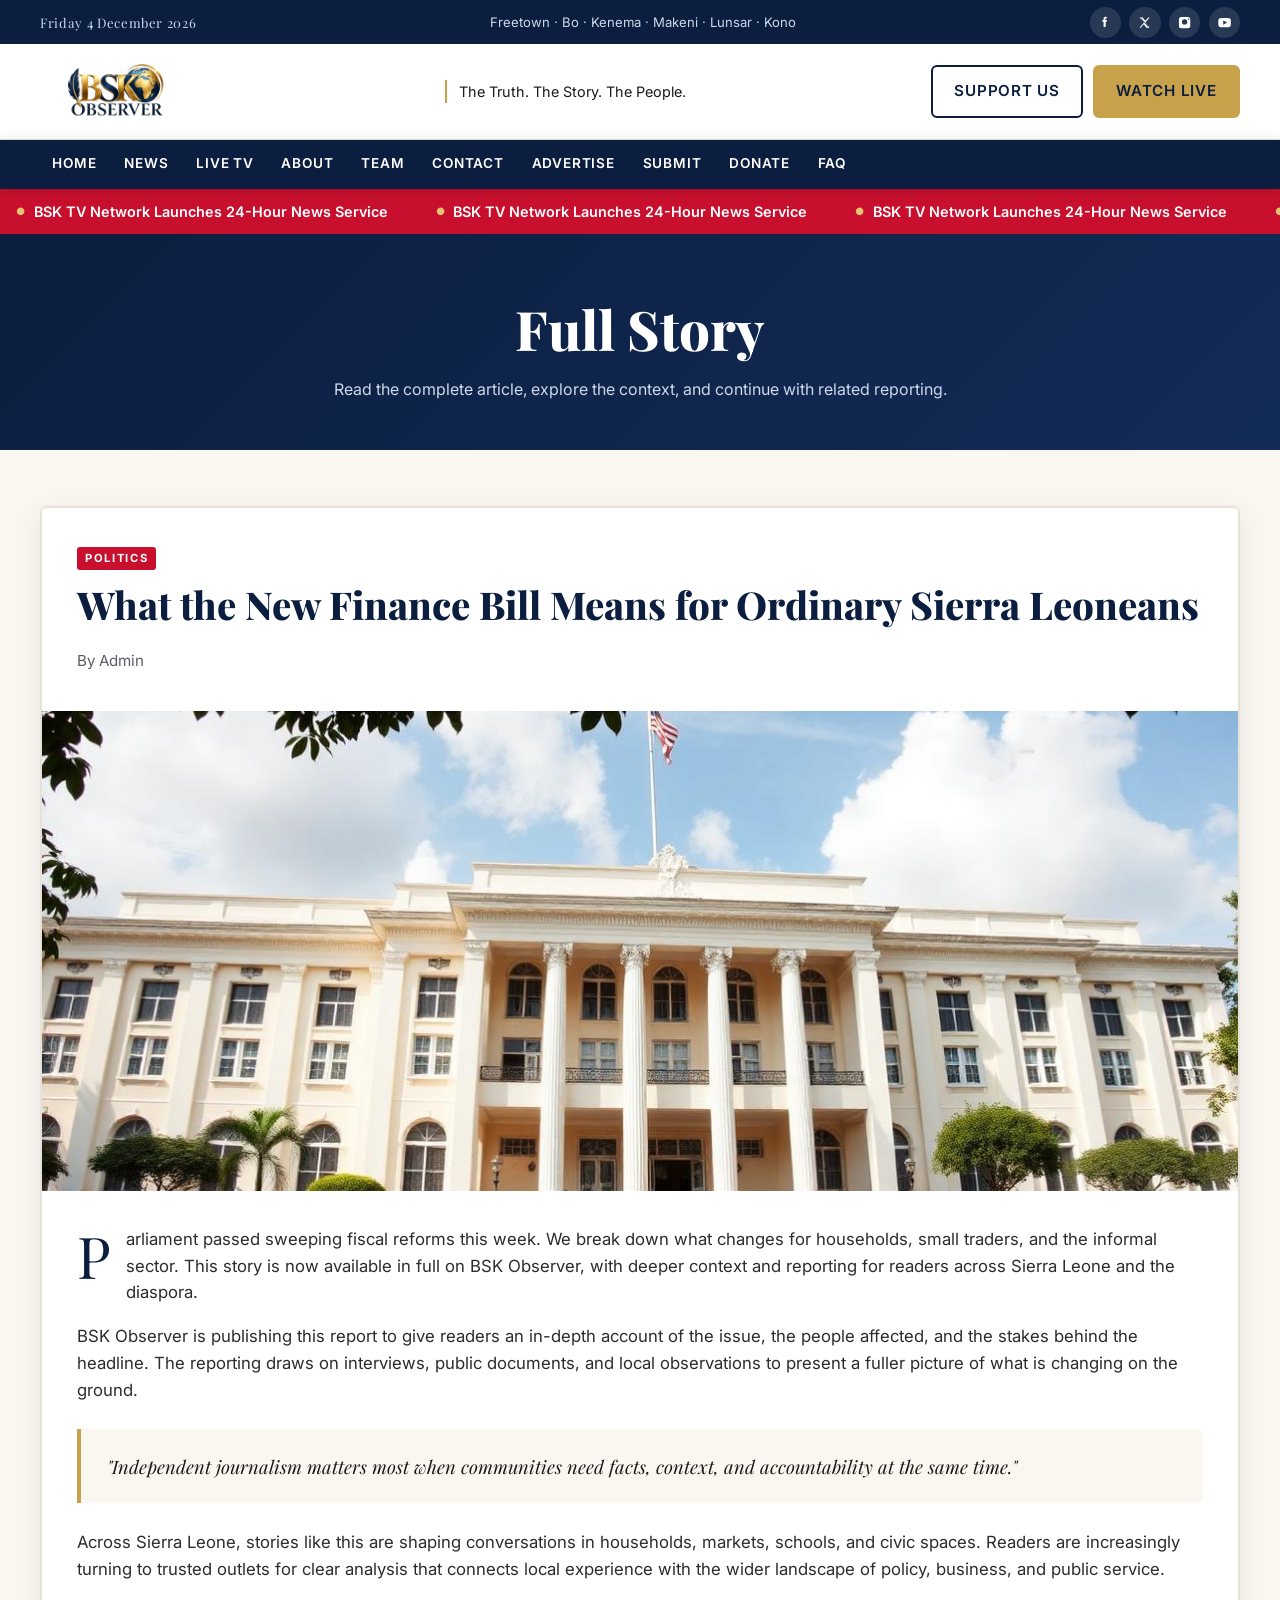
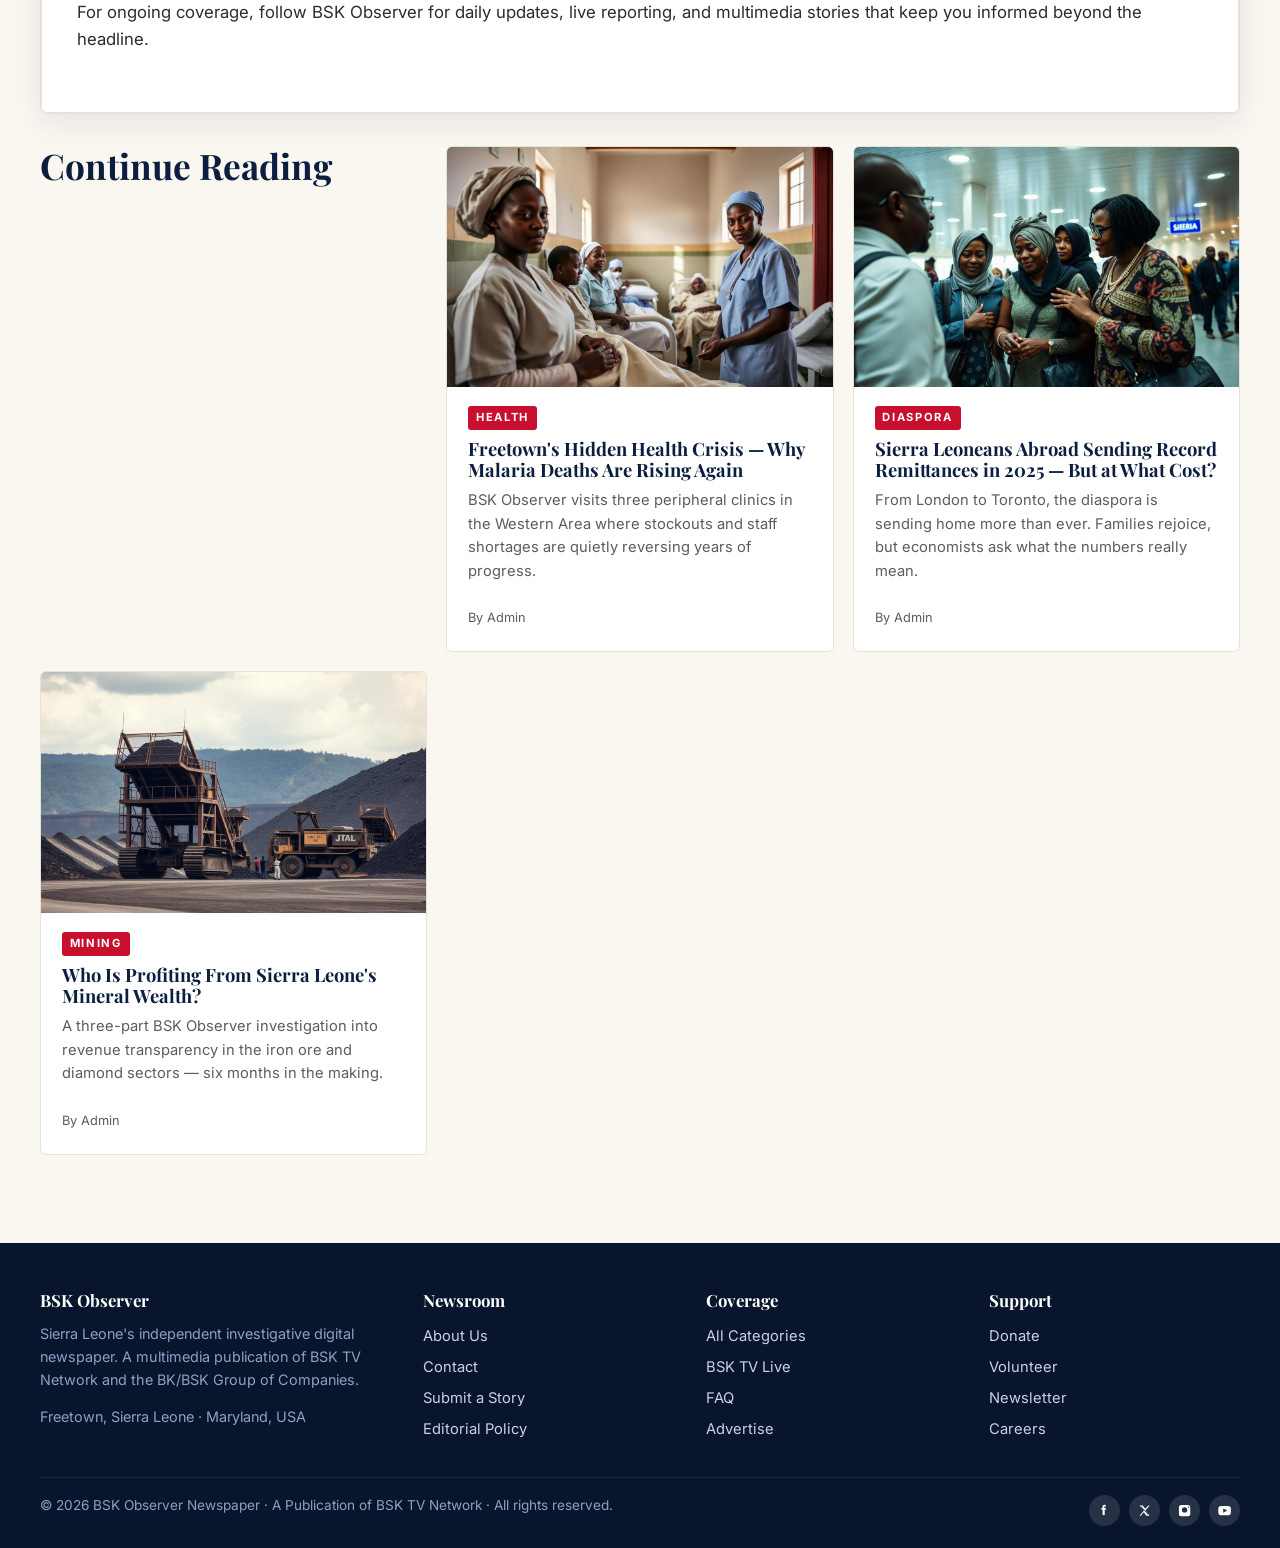
<file: story.html>
<!doctype html>
<html lang="en">
<head>
<meta charset="utf-8">
<meta name="viewport" content="width=device-width,initial-scale=1">
<title>Story | BSK Observer</title>
<meta name="description" content="Read the complete story on BSK Observer.">
<link rel="icon" href="assets/logo.png">
<link rel="preconnect" href="https://fonts.googleapis.com">
<link rel="preconnect" href="https://fonts.gstatic.com" crossorigin>
<link href="https://fonts.googleapis.com/css2?family=Inter:wght@400;500;600;700&family=Playfair+Display:wght@600;700;800&display=swap" rel="stylesheet">
<link rel="stylesheet" href="css/styles.css">
</head>
<body data-page="story.html">
<div id="site-header"></div>

<section class="page-hero">
  <div class="container">
    <h1>Full Story</h1>
    <p>Read the complete article, explore the context, and continue with related reporting.</p>
  </div>
</section>

<section>
  <div class="container">
    <div id="story-content" class="story-shell"></div>
    <div id="story-related" class="story-related"></div>
  </div>
</section>

<div id="site-footer"></div>
<script src="js/stories.js"></script>
<script src="js/layout.js"></script>
<script src="js/main.js"></script>
</body>
</html>
</file>
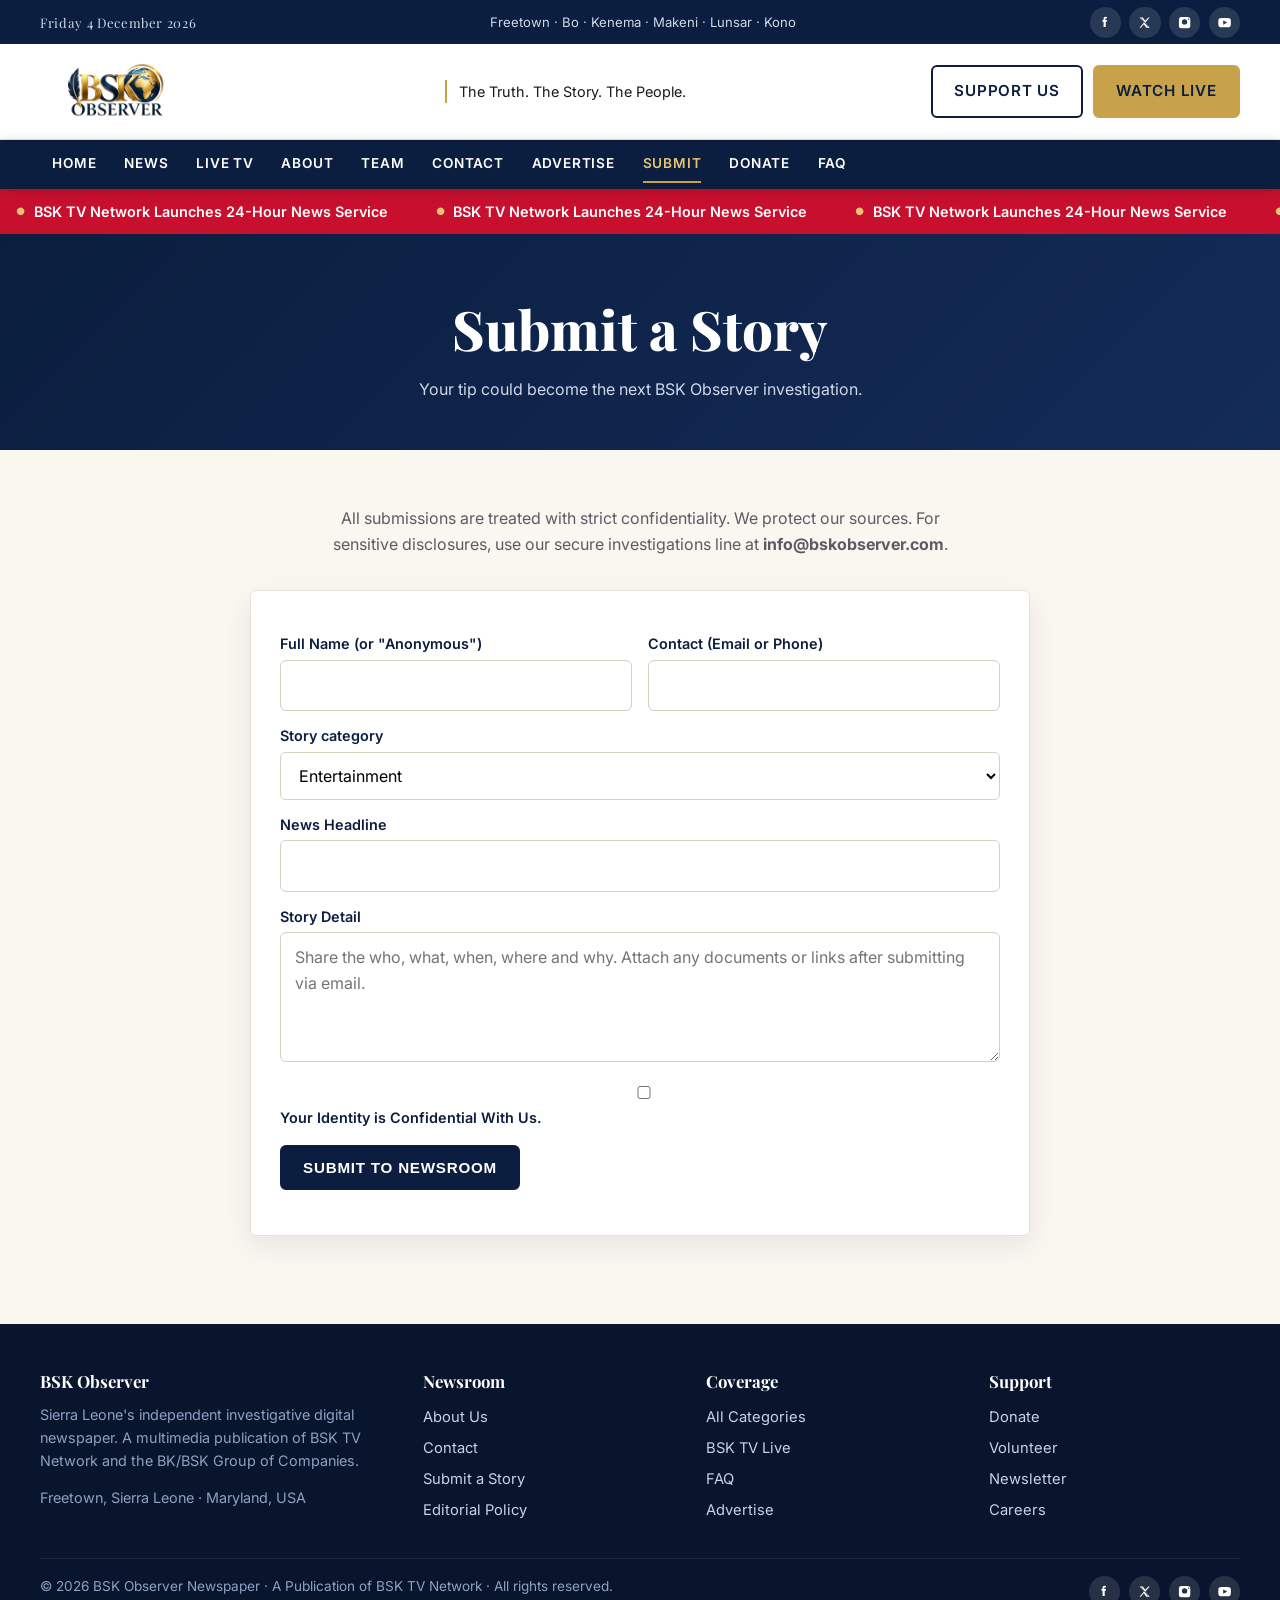
<file: submit-story.html>
<!doctype html>
<html lang="en"><head>
<meta charset="utf-8"><meta name="viewport" content="width=device-width,initial-scale=1">
<title>Submit a Story | BSK Observer</title>
<meta name="description" content="Submit a news tip, community story, or investigative lead to the BSK Observer newsroom. Volunteer as a citizen journalist or community correspondent.">
<link rel="icon" href="assets/logo.png">
<link href="https://fonts.googleapis.com/css2?family=Inter:wght@400;500;600;700&family=Playfair+Display:wght@600;700;800&display=swap" rel="stylesheet">
<link rel="stylesheet" href="css/styles.css">
</head><body data-page="submit-story.html">
<div id="site-header"></div>
<section class="page-hero"><div class="container"><h1>Submit a Story</h1><p>Your tip could become the next BSK Observer investigation.</p></div></section>
<section><div class="container" style="max-width:820px">
  <p style="text-align:center;color:var(--muted);max-width:640px;margin:0 auto 2em">All submissions are treated with strict confidentiality. We protect our sources. For sensitive disclosures, use our secure investigations line at <strong>info@bskobserver.com</strong>.</p>
  <form class="form reveal">
    <div class="row">
      <div><label>Full Name (or "Anonymous")</label><input required></div>
      <div><label>Contact (Email or Phone)</label><input required></div>
    </div>
    <label>Story category</label>
    <select><option>Entertainment</option><option>Politics</option><option>Health</option><option>Mining</option><option>Volunteer / Intern</option></select>
    <label>News Headline</label><input required>
    <label>Story Detail</label><textarea required placeholder="Share the who, what, when, where and why. Attach any documents or links after submitting via email."></textarea>
    <label><input type="checkbox">Your Identity is Confidential With Us.</label>
    <div style="margin-top:1em"><button class="btn" type="submit">Submit to newsroom</button></div>
    <div class="form-status" role="status" aria-live="polite"></div>
  </form>
</div></section>
<div id="site-footer"></div>
<script src="js/layout.js"></script><script src="js/main.js"></script>
</body></html>
</file>
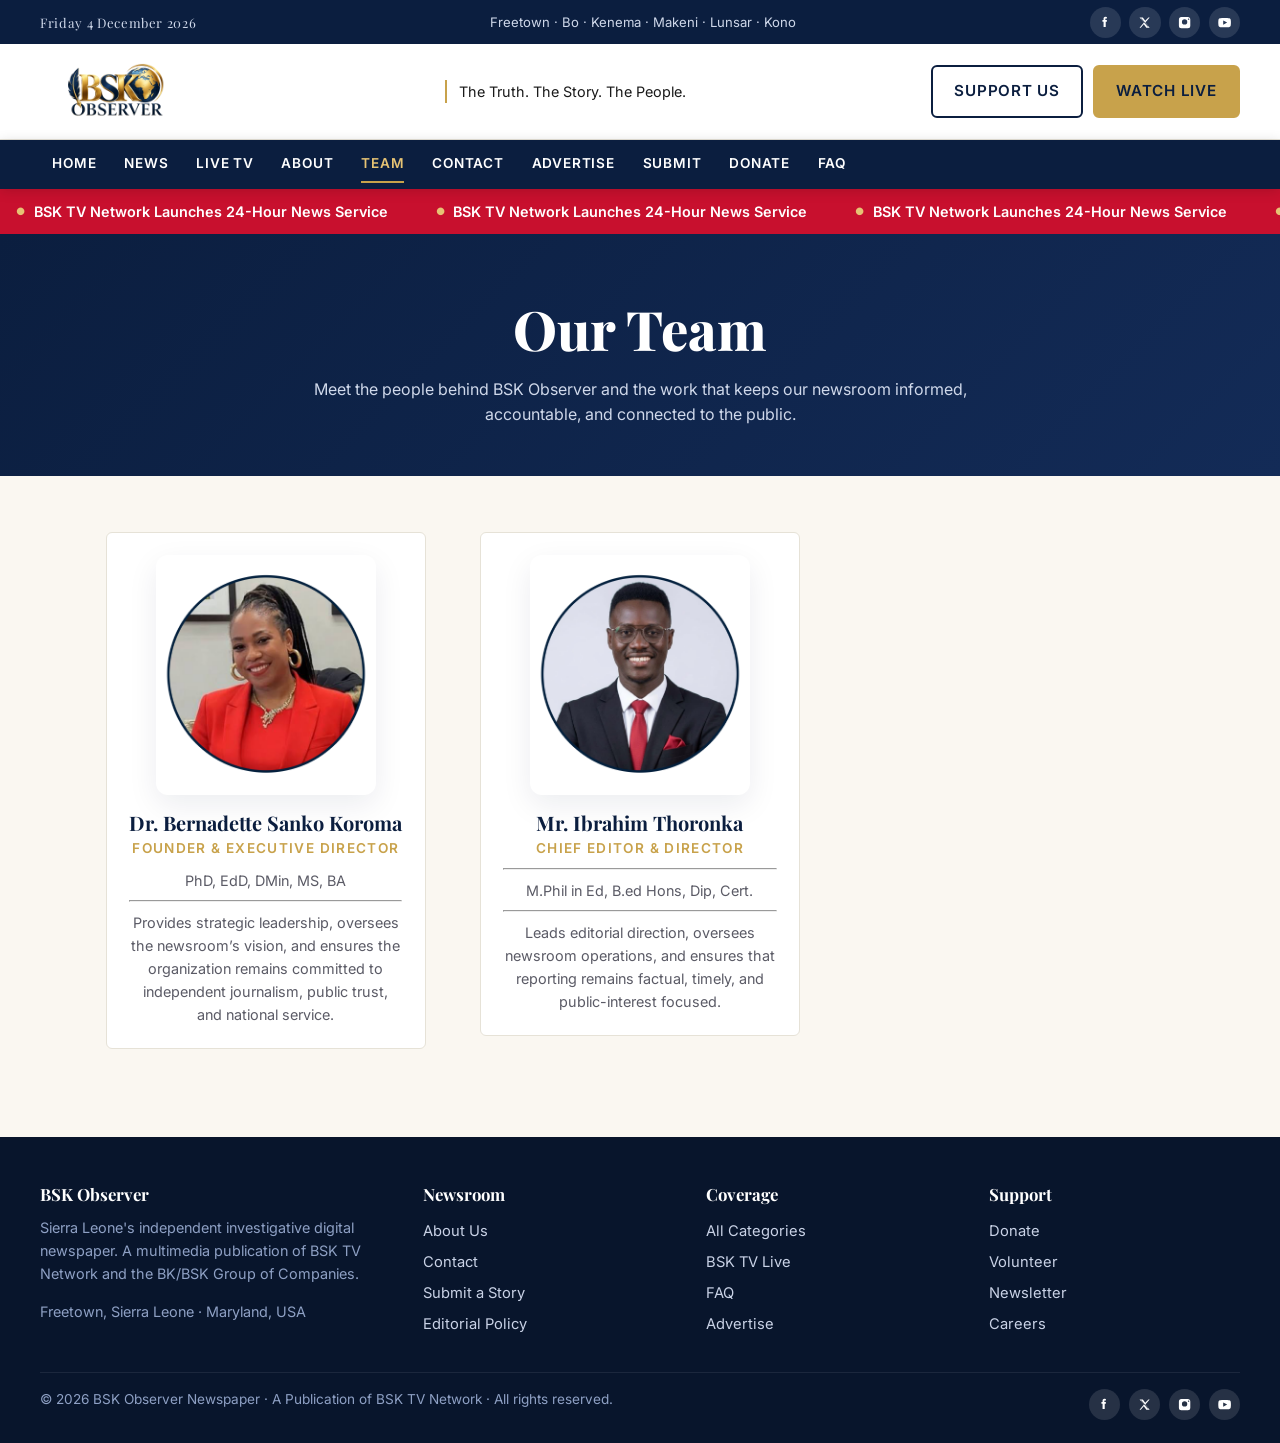
<file: team.html>
<!doctype html>
<html lang="en">
<head>
<meta charset="utf-8">
<meta name="viewport" content="width=device-width,initial-scale=1">
<title>Our Team | BSK Observer</title>
<meta name="description" content="Meet the team behind BSK Observer and learn about their roles in delivering independent journalism.">
<link rel="icon" href="assets/logo.png">
<link href="https://fonts.googleapis.com/css2?family=Inter:wght@400;500;600;700&family=Playfair+Display:ital,wght@0,600;0,700;0,800;1,600&display=swap" rel="stylesheet">
<link rel="stylesheet" href="css/styles.css">
</head>
<body data-page="team.html">
<div id="site-header"></div>

<section class="page-hero">
  <div class="container">
    <h1>Our Team</h1>
    <p>Meet the people behind BSK Observer and the work that keeps our newsroom informed, accountable, and connected to the public.</p>
  </div>
</section>

<section>
  <div class="container">
    <div class="team-grid">
      <article class="person reveal">
        <img class="person-photo" src="assets/doc.png" alt="Dr. Bernadette Sanko Koroma">
        <h3>Dr. Bernadette Sanko Koroma</h3>
        <div class="role">Founder &amp; Executive Director</div>
        <p>PhD, EdD, DMin, MS, BA</p> <hr>
        <p>Provides strategic leadership, oversees the newsroom’s vision, and ensures the organization remains committed to independent journalism, public trust, and national service.</p>
      </article>

      <article class="person reveal">
        <img class="person-photo" src="assets/cav.png" alt="Mr. Ibrahim Thoronka">
        <h3>Mr. Ibrahim Thoronka</h3>
        <div class="role">Chief Editor &amp; Director</div> <hr>
        <p>M.Phil in Ed, B.ed Hons, Dip, Cert.</p> <hr>
        <p>Leads editorial direction, oversees newsroom operations, and ensures that reporting remains factual, timely, and public-interest focused.</p>
      </article>

    </div>
  </div>
</section>

<div id="site-footer"></div>
<script src="js/layout.js"></script>
<script src="js/main.js"></script>
</body>
</html>
</file>
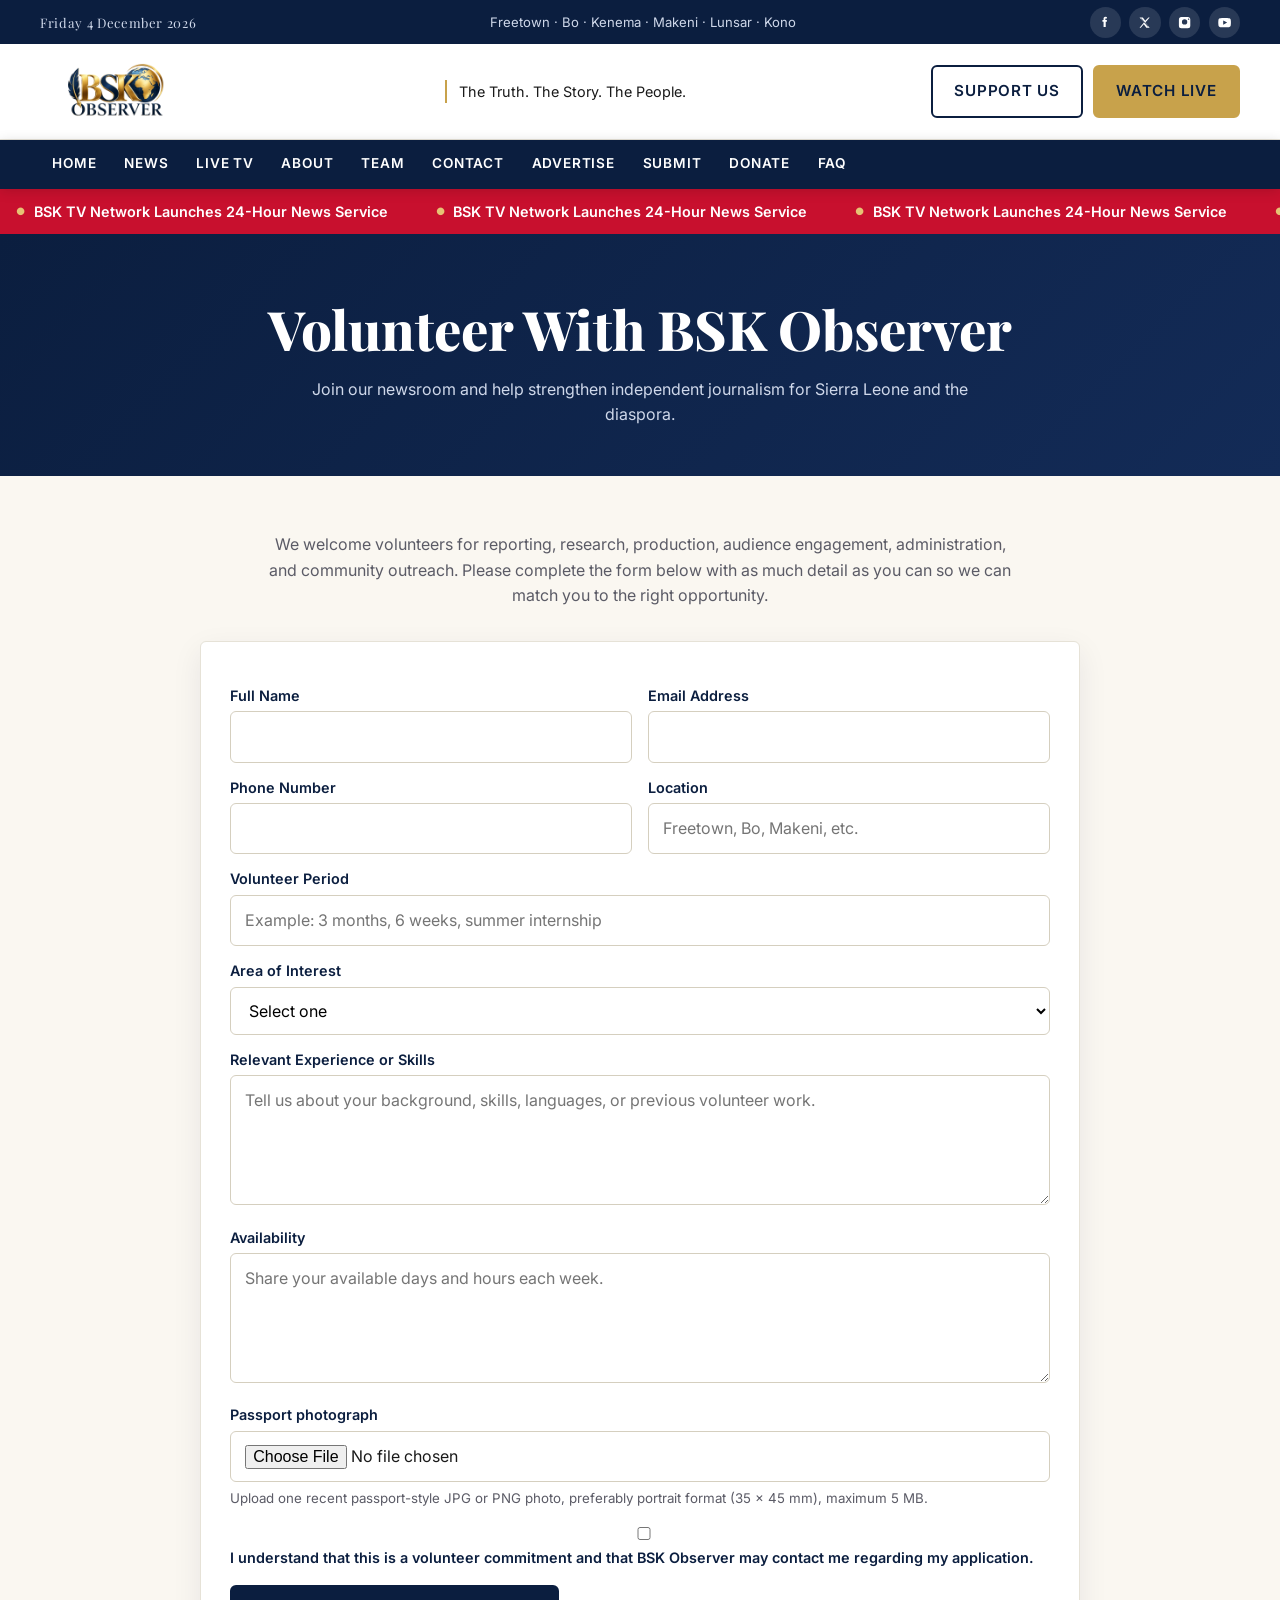
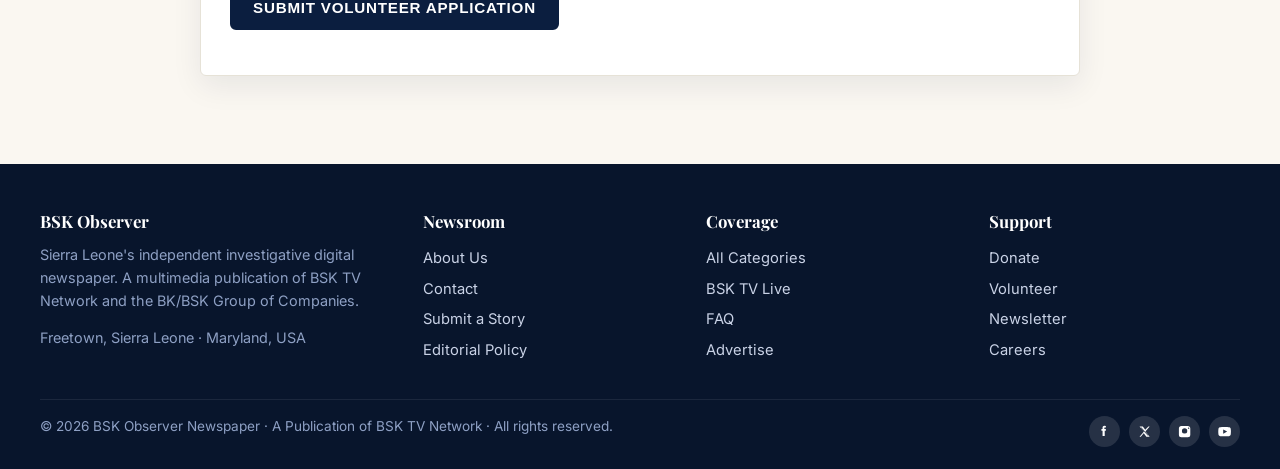
<file: volunteer.html>
<!doctype html>
<html lang="en"><head>
<meta charset="utf-8"><meta name="viewport" content="width=device-width,initial-scale=1">
<title>Volunteer | BSK Observer</title>
<meta name="description" content="Apply to volunteer with BSK Observer for a specific period of time and support reporting, production, research, and community engagement.">
<link rel="icon" href="assets/logo.png">
<link href="https://fonts.googleapis.com/css2?family=Inter:wght@400;500;600;700&family=Playfair+Display:wght@600;700;800&display=swap" rel="stylesheet">
<link rel="stylesheet" href="css/styles.css">
</head><body data-page="volunteer.html">
<div id="site-header"></div>
<section class="page-hero"><div class="container"><h1>Volunteer With BSK Observer</h1><p>Join our newsroom and help strengthen independent journalism for Sierra Leone and the diaspora.</p></div></section>
<section><div class="container" style="max-width:920px">
  <p style="text-align:center;color:var(--muted);max-width:760px;margin:0 auto 2em">We welcome volunteers for reporting, research, production, audience engagement, administration, and community outreach. Please complete the form below with as much detail as you can so we can match you to the right opportunity.</p>
  <form class="form reveal" action="https://formspree.io/f/xdenglao" method="POST" enctype="multipart/form-data">
    <div class="row">
      <div><label for="full-name">Full Name</label><input id="full-name" name="full-name" required></div>
      <div><label for="email">Email Address</label><input id="email" name="email" type="email" required></div>
    </div>
    <div class="row">
      <div><label for="phone">Phone Number</label><input id="phone" name="phone" required></div>
      <div><label for="location">Location</label><input id="location" name="location" placeholder="Freetown, Bo, Makeni, etc." required></div>
    </div>
    <label for="period">Volunteer Period</label>
    <input id="period" name="period" placeholder="Example: 3 months, 6 weeks, summer internship" required>
    <label for="interest">Area of Interest</label>
    <select id="interest" name="interest" required>
      <option value="">Select one</option>
      <option>Reporting & Journalism</option>
      <option>Research & Fact-Checking</option>
      <option>Video Production</option>
      <option>Design & Social Media</option>
      <option>Administration & Operations</option>
      <option>Community Outreach</option>
    </select>
    <label for="experience">Relevant Experience or Skills</label>
    <textarea id="experience" name="experience" required placeholder="Tell us about your background, skills, languages, or previous volunteer work."></textarea>
    <label for="availability">Availability</label>
    <textarea id="availability" name="availability" required placeholder="Share your available days and hours each week."></textarea>
    <label for="passport-photo">Passport photograph</label>
    <input id="passport-photo" name="passport_photo" type="file" accept="image/jpeg,image/png" required>
    <small style="display:block;margin-top:.45em;color:var(--muted)">Upload one recent passport-style JPG or PNG photo, preferably portrait format (35 × 45 mm), maximum 5 MB.</small>
    <label><input type="checkbox" name="volunteer_commitment" required> I understand that this is a volunteer commitment and that BSK Observer may contact me regarding my application.</label>
    <div style="margin-top:1em"><button class="btn" type="submit">Submit volunteer application</button></div>
    <div class="form-status" role="status" aria-live="polite"></div>
  </form>
</div></section>
<div id="site-footer"></div>
<script src="js/layout.js"></script><script src="js/main.js"></script>
</body></html>
</file>
<file: css/styles.css>
/* BSK Observer — Global Stylesheet */
:root{
  --navy:#0b1e3f;
  --navy-2:#132b57;
  --gold:#c8a24b;
  --gold-2:#e6c374;
  --ink:#1a1a1a;
  --muted:#5b5b66;
  --paper:#faf7f1;
  --line:#e6e2d7;
  --red:#c8102e;
  --white:#ffffff;
  --shadow:0 10px 30px rgba(11,30,63,.08);
  --radius:6px;
  --maxw:1240px;
  --serif:"Playfair Display", "Times New Roman", serif;
  --sans:"Inter","Helvetica Neue",Arial,sans-serif;
}
*{box-sizing:border-box}
html,body{margin:0;padding:0}
body{
  font-family:var(--sans);
  color:var(--ink);
  background:var(--paper);
  line-height:1.6;
  -webkit-font-smoothing:antialiased;
}
img{max-width:100%;display:block}
a{color:var(--navy);text-decoration:none;transition:color .2s}
a:hover{color:var(--gold)}
h1,h2,h3,h4{font-family:var(--serif);color:var(--navy);line-height:1.15;margin:0 0 .5em}
h1{font-size:clamp(2rem,4.5vw,3.4rem);font-weight:800}
h2{font-size:clamp(1.6rem,2.8vw,2.2rem);font-weight:700}
h3{font-size:1.25rem;font-weight:700}
p{margin:0 0 1em}
.container{max-width:var(--maxw);margin:0 auto;padding:0 20px}
.btn{
  display:inline-flex;align-items:center;gap:.5em;
  padding:.8em 1.4em;font-weight:600;font-size:.95rem;
  border-radius:var(--radius);border:2px solid var(--navy);
  background:var(--navy);color:#fff !important;cursor:pointer;
  transition:transform .15s ease, background .2s, color .2s, border-color .2s;
  text-transform:uppercase;letter-spacing:.05em;
}
.btn:hover{background:var(--gold);border-color:var(--gold);color:var(--navy) !important;transform:translateY(-2px)}
.btn.ghost{background:transparent;color:var(--navy) !important}
.btn.ghost:hover{background:var(--navy);color:#fff !important}
.btn.gold{background:var(--gold);border-color:var(--gold);color:var(--navy) !important}
.btn.gold:hover{background:var(--navy);border-color:var(--navy);color:#fff !important}

/* Top utility bar */
.utility{background:var(--navy);color:#cfd8ea;font-size:.82rem}
.utility .container{display:flex;justify-content:space-between;align-items:center;padding:.5em 20px;flex-wrap:wrap;gap:.5em}
.utility a{color:#cfd8ea}
.utility a:hover{color:var(--gold-2)}
.utility .date{font-family:var(--serif);letter-spacing:.05em}
.socials{display:flex;gap:.65em;align-items:center}
.socials a{display:inline-flex;align-items:center;justify-content:center;width:1.95rem;height:1.95rem;border-radius:50%;background:rgba(255,255,255,.12);color:#fff}
.socials a:hover{background:rgba(232,195,116,.2);color:var(--gold-2)}
.socials svg{width:.95rem;height:.95rem;fill:currentColor;display:block}
.visually-hidden{position:absolute!important;width:1px;height:1px;padding:0;margin:-1px;overflow:hidden;clip:rect(0,0,0,0);white-space:nowrap;border:0}
.icon-btn{padding:.75em .9em}

/* Masthead */
.masthead{background:#fff;border-bottom:1px solid var(--line);padding:1.2em 0}
.masthead .container{display:flex;align-items:center;justify-content:space-between;gap:1em}
.brand{display:flex;align-items:center;gap:.7em}
.brand img{height:56px;width:auto}
.brand-text{font-family:var(--serif);font-weight:800;font-size:1.9rem;color:var(--navy);letter-spacing:.02em}
.brand-tag{font-family:var(--arial);font-style:bold;color:var(--);font-size:.9rem;border-left:2px solid var(--gold);padding-left:.8em;margin-left:.4em}
.masthead-cta{display:flex;gap:.6em}
@media(max-width:768px){.brand img{height:44px}.brand-text{font-size:1.4rem}.brand-tag{display:none}.masthead-cta{display:none}}

/* Nav */
.nav{background:var(--navy);position:sticky;top:0;z-index:50;box-shadow:0 2px 12px rgba(0,0,0,.15)}
.nav .container{display:flex;align-items:center;justify-content:space-between}
.nav-list{list-style:none;display:flex;gap:.2em;margin:0;padding:0;flex-wrap:wrap}
.nav-list a{
  display:block;color:#fff;padding:1em .9em;font-weight:600;font-size:.85rem;
  text-transform:uppercase;letter-spacing:.06em;position:relative;
}
.nav-list a:hover,.nav-list a.active{color:var(--gold-2)}
.nav-list a.active::after{content:"";position:absolute;left:.9em;right:.9em;bottom:.4em;height:2px;background:var(--gold)}
.nav-toggle{display:none;background:none;border:0;color:#fff;font-size:1.4rem;padding:.6em;cursor:pointer}
@media(max-width:900px){
  .nav-toggle{display:block}
  .nav-list{display:none;flex-direction:column;width:100%;padding:.4em 0}
  .nav-list.open{display:flex;animation:fadeDown .25s ease}
  .nav-list a{padding:.9em 20px;border-top:1px solid rgba(255,255,255,.08)}
}
@keyframes fadeDown{from{opacity:0;transform:translateY(-6px)}to{opacity:1;transform:none}}

/* Ticker */
.ticker{background:var(--red);color:#fff;display:flex;align-items:center;overflow:hidden;font-weight:600}
.ticker-label{background:#000;padding:.7em 1em;font-size:.8rem;letter-spacing:.1em;text-transform:uppercase;flex-shrink:0}
.ticker-track{display:flex;gap:3em;padding:.7em 1em;white-space:nowrap;animation:scroll 45s linear infinite}
.ticker-track span{display:inline-flex;align-items:center;gap:.6em;font-size:.9rem}
.ticker-track span::before{content:"●";color:var(--gold-2);font-size:.7em}
.ticker:hover .ticker-track{animation-play-state:paused}
@keyframes scroll{from{transform:translateX(0)}to{transform:translateX(-50%)}}

/* Hero */
.hero{position:relative;min-height:520px;display:flex;align-items:center;color:#fff;overflow:hidden;isolation:isolate}
.hero-bg{position:absolute;inset:0;z-index:-2}
.hero-bg img{width:100%;height:100%;object-fit:cover}
.hero::before{content:"";position:absolute;inset:0;z-index:-1;background:linear-gradient(180deg,rgba(11,30,63,.55),rgba(11,30,63,.85))}
.hero-inner{padding:6em 0}
.eyebrow{display:inline-block;font-size:.8rem;font-weight:700;letter-spacing:.25em;text-transform:uppercase;color:var(--gold-2);border:1px solid var(--gold);padding:.4em 1em;border-radius:99px;margin-bottom:1em}
.hero h1{color:#fff;max-width:900px;animation:rise .8s ease both}
.hero .lede{max-width:720px;font-size:1.1rem;color:#e8ecf5;animation:rise .8s .1s ease both}
.hero-ctas{display:flex;gap:.8em;margin-top:1.4em;flex-wrap:wrap;animation:rise .8s .2s ease both}
.hero-ctas .btn{border-color:#fff;background:#fff;color:var(--navy) !important}
.hero-ctas .btn.ghost{background:transparent;color:#fff !important;border-color:#fff}
.hero-ctas .btn:hover{background:var(--gold);border-color:var(--gold);color:var(--navy) !important}
@keyframes rise{from{opacity:0;transform:translateY(22px)}to{opacity:1;transform:none}}

/* Sections */
section{padding:3.5em 0}
.section-head{display:flex;align-items:baseline;justify-content:space-between;border-bottom:3px double var(--navy);padding-bottom:.5em;margin-bottom:1.6em;gap:1em;flex-wrap:wrap}
.section-head h2{margin:0}
.section-head .more{font-weight:600;font-size:.85rem;text-transform:uppercase;letter-spacing:.08em}

/* Featured grid */
.featured{display:grid;grid-template-columns:1.6fr 1fr;gap:2em}
.card{background:#fff;border:1px solid var(--line);border-radius:var(--radius);overflow:hidden;display:flex;flex-direction:column;transition:transform .3s ease, box-shadow .3s ease}
.card:hover{transform:translateY(-4px);box-shadow:var(--shadow)}
.card .thumb{aspect-ratio:16/10;overflow:hidden;background:#eee}
.card .thumb img{width:100%;height:100%;object-fit:cover;transition:transform .6s ease}
.card:hover .thumb img{transform:scale(1.06)}
.card .body{padding:1.2em 1.3em 1.4em;flex:1;display:flex;flex-direction:column}
.tag{display:inline-block;background:var(--red);color:#fff;padding:.25em .7em;font-size:.7rem;font-weight:700;letter-spacing:.15em;text-transform:uppercase;border-radius:3px;margin-bottom:.7em;align-self:flex-start}
.tag.red{background:var(--red);color:#fff}
.tag.gold{background:var(--red);color:#fff}
.card h3{font-size:1.15rem;margin:0 0 .5em}
.card .meta{margin-top:auto;padding-top:.8em;color:var(--muted);font-size:.8rem;display:flex;gap:.6em;flex-wrap:wrap}
.featured .lead h3{font-size:1.9rem;line-height:1.2}
.featured .side{display:flex;flex-direction:column;gap:1.2em}
.featured .side .card{flex-direction:row}
.featured .side .thumb{width:130px;flex-shrink:0;aspect-ratio:1}
.featured .side .body{padding:.9em 1em}
.featured .side h3{font-size:1rem}
@media(max-width:840px){.featured{grid-template-columns:1fr}.featured .side .card{flex-direction:column}.featured .side .thumb{width:100%;aspect-ratio:16/10}}

/* Category grid */
.cat-grid{display:grid;grid-template-columns:repeat(4,1fr);gap:1em}
@media(max-width:900px){.cat-grid{grid-template-columns:repeat(2,1fr)}}
.cat-tile{position:relative;aspect-ratio:4/3;overflow:hidden;border-radius:var(--radius);background:var(--navy);color:#fff;display:flex;align-items:flex-end;padding:1.2em;isolation:isolate;transition:transform .3s ease}
.cat-tile img{position:absolute;inset:0;width:100%;height:100%;object-fit:cover;z-index:-2;opacity:.5;transition:opacity .3s, transform .5s ease}
.cat-tile::before{content:"";position:absolute;inset:0;z-index:-1;background:linear-gradient(180deg,rgba(11,30,63,.35),rgba(11,30,63,.9))}
.cat-tile:hover{transform:translateY(-4px)}
.cat-tile:hover img{opacity:.75;transform:scale(1.08)}
.cat-tile h3{color:#fff;font-size:1.1rem;margin:0}
.cat-tile small{color:var(--gold-2);text-transform:uppercase;letter-spacing:.15em;font-size:.7rem;font-weight:700}

/* Grid of latest */
.grid-3{display:grid;grid-template-columns:repeat(3,1fr);gap:1.4em}
@media(max-width:900px){.grid-3{grid-template-columns:repeat(2,1fr)}}
@media(max-width:600px){.grid-3{grid-template-columns:1fr}}

/* Newsletter */
.newsletter{background:var(--navy);color:#fff;text-align:center}
.newsletter h2{color:#fff}
.newsletter .lede{max-width:640px;margin:0 auto 1.5em;color:#cfd8ea}
.subscribe{display:flex;max-width:520px;margin:0 auto;gap:.5em;flex-wrap:wrap;justify-content:center}
.subscribe input{flex:1;min-width:220px;padding:.9em 1em;border:0;border-radius:var(--radius);font-size:1rem}
.subscribe .msg{width:100%;margin-top:.7em;color:var(--gold-2);font-weight:600;min-height:1.2em}

/* Trust band */
.trust{background:#fff;border-top:1px solid var(--line);border-bottom:1px solid var(--line)}
.trust-grid{display:grid;grid-template-columns:repeat(4,1fr);gap:1.5em;text-align:center}
.trust-grid .item{padding:1em}
.trust-grid .icon{font-size:1.6rem;color:var(--gold);margin-bottom:.4em}
.trust-grid h4{margin:0 0 .3em;font-family:var(--serif);color:var(--navy);font-size:1.05rem}
.trust-grid p{margin:0;color:var(--muted);font-size:.9rem}
@media(max-width:800px){.trust-grid{grid-template-columns:repeat(2,1fr)}}

/* Footer */
footer{background:#08152c;color:#c9d2e6;padding:3em 0 1.4em;margin-top:2em}
footer h4{color:#fff;font-family:var(--serif);margin-bottom:.7em;font-size:1.05rem}
.foot-grid{display:grid;grid-template-columns:1.4fr 1fr 1fr 1fr;gap:2em;margin-bottom:2em}
.foot-grid a{color:#c9d2e6;display:block;padding:.25em 0;font-size:.92rem}
.foot-grid a:hover{color:var(--gold-2)}
.foot-brand p{color:#8ea0c4;font-size:.9rem}
.foot-bottom{border-top:1px solid rgba(255,255,255,.08);padding-top:1.2em;display:flex;justify-content:space-between;flex-wrap:wrap;gap:.6em;font-size:.85rem;color:#8ea0c4}
@media(max-width:800px){.foot-grid{grid-template-columns:1fr 1fr}}

/* Sub-pages */
.page-hero{background:linear-gradient(135deg,var(--navy),var(--navy-2));color:#fff;padding:4em 0 3em;text-align:center}
.page-hero h1{color:#fff;margin-bottom:.3em}
.page-hero p{max-width:720px;margin:0 auto;color:#cfd8ea}
.prose{max-width:820px;margin:0 auto}
.prose h2{margin-top:2em;padding-bottom:.3em;border-bottom:2px solid var(--gold)}
.prose h3{margin-top:1.6em;color:var(--navy)}
.prose blockquote{border-left:4px solid var(--gold);padding:.6em 1.2em;background:#fff;color:var(--navy);font-family:var(--serif);font-style:italic;font-size:1.15rem;margin:1.4em 0;border-radius:0 var(--radius) var(--radius) 0;box-shadow:var(--shadow)}
.prose ul,.prose ol{padding-left:1.4em}
.prose li{margin-bottom:.4em}
.prose mark{background:var(--gold-2);padding:.15em .4em;color:var(--navy);font-weight:600}

/* Two-col info */
.info-grid{display:grid;grid-template-columns:repeat(2,1fr);gap:1.5em}
@media(max-width:800px){.info-grid{grid-template-columns:1fr}}
.info{background:#fff;border:1px solid var(--line);border-radius:var(--radius);padding:1.4em 1.6em;border-left:4px solid var(--gold)}
.info h3{margin-top:0}
.info a{font-weight:600}

/* Story detail page */
.story-shell{background:#fff;border:1px solid var(--line);border-radius:var(--radius);box-shadow:var(--shadow);overflow:hidden}
.story-hero{padding:2.2em 2.2em 1.2em}
.story-hero .tag{margin-bottom:1em}
.story-hero h1{font-size:clamp(1.8rem,3vw,2.7rem);margin-bottom:.6em}
.story-meta{display:flex;flex-wrap:wrap;gap:.7em;color:var(--muted);font-size:.95rem;margin-bottom:1.2em}
.story-image{width:100%;max-height:480px;object-fit:cover}
.story-body{padding:2.2em 2.2em 2.6em}
.story-body p{font-size:1.05rem;color:#2c2c2c}
.story-body .dropcap:first-letter{float:left;font-family:var(--serif);font-size:3.6rem;line-height:.9;padding-right:.25em;padding-top:.08em;color:var(--navy)}
.story-quote{margin:1.4em 0;padding:1.2em 1.4em;border-left:4px solid var(--gold);background:var(--paper);font-family:var(--serif);font-size:1.15rem;font-style:italic;border-radius:0 var(--radius) var(--radius) 0}
.story-related{margin-top:2em;display:grid;grid-template-columns:repeat(3,1fr);gap:1.2em}
.story-related .card{height:100%}
@media(max-width:900px){.story-related{grid-template-columns:1fr 1fr}}
@media(max-width:640px){.story-related{grid-template-columns:1fr}.story-hero,.story-body{padding:1.2em}}

/* Forms */
form.form{background:#fff;border:1px solid var(--line);border-radius:var(--radius);padding:1.8em;box-shadow:var(--shadow)}
.form label{display:block;font-weight:600;margin:.9em 0 .3em;color:var(--navy);font-size:.9rem}
.form input,.form textarea,.form select{
  width:100%;padding:.75em .9em;border:1px solid #d5cfbf;border-radius:var(--radius);font:inherit;background:#fff;
  transition:border-color .2s,box-shadow .2s;
}
.form input:focus,.form textarea:focus,.form select:focus{outline:0;border-color:var(--navy);box-shadow:0 0 0 3px rgba(11,30,63,.12)}
.form textarea{min-height:130px;resize:vertical}
.form .row{display:grid;grid-template-columns:1fr 1fr;gap:1em}
@media(max-width:600px){.form .row{grid-template-columns:1fr}}
.form-status{margin-top:1em;font-weight:600;color:var(--navy)}
.form-status.ok{color:#0a7a3b}

/* Cards for team */
.team-grid{display:grid;grid-template-columns:repeat(3,1fr);gap:1.4em;justify-items:center;align-items:start;max-width:1100px;margin:0 auto}
@media(max-width:800px){.team-grid{grid-template-columns:repeat(2,1fr)}}
@media(max-width:600px){.team-grid{grid-template-columns:1fr}}
.person{background:#fff;border:1px solid var(--line);border-radius:var(--radius);padding:1.4em;text-align:center;transition:transform .25s,box-shadow .25s;max-width:320px;width:100%}
.person:hover{transform:translateY(-4px);box-shadow:var(--shadow)}
.avatar{width:96px;height:96px;border-radius:50%;background:linear-gradient(135deg,var(--navy),var(--gold));margin:0 auto 1em;display:flex;align-items:center;justify-content:center;color:#fff;font-family:var(--serif);font-size:2rem;font-weight:800}
.person-photo{width:100%;max-width:220px;height:240px;object-fit:cover;border-radius:12px;margin:0 auto 1em;display:block;box-shadow:var(--shadow)}
.person h3{margin:.2em 0 .2em}
.person .role{color:var(--gold);font-weight:600;font-size:.85rem;text-transform:uppercase;letter-spacing:.1em;margin-bottom:.6em}
.person p{color:var(--muted);font-size:.9rem;margin:.6em 0 0;line-height:1.6}

/* FAQ */
.faq details{background:#fff;border:1px solid var(--line);border-radius:var(--radius);padding:1em 1.2em;margin-bottom:.7em;transition:box-shadow .2s}
.faq details[open]{box-shadow:var(--shadow)}
.faq summary{cursor:pointer;font-family:var(--serif);font-weight:700;color:var(--navy);font-size:1.05rem;list-style:none;display:flex;justify-content:space-between;align-items:center;gap:1em}
.faq summary::-webkit-details-marker{display:none}
.faq summary::after{content:"+";font-size:1.5rem;color:var(--gold);transition:transform .2s}
.faq details[open] summary::after{content:"−"}
.faq p{margin:.8em 0 0;color:var(--muted)}

/* Video / live */
.live-embed{position:relative;aspect-ratio:16/9;background:#000;border-radius:var(--radius);overflow:hidden;box-shadow:var(--shadow);display:flex;align-items:center;justify-content:center;color:#fff}
.live-embed::before{content:"";position:absolute;inset:0;background:radial-gradient(circle at 30% 30%,rgba(200,16,46,.35),transparent 60%),linear-gradient(135deg,#0b1e3f,#000)}
.live-embed .live-info{position:relative;text-align:center;padding:1em}
.live-embed .badge{display:inline-flex;align-items:center;gap:.5em;background:var(--red);color:#fff;padding:.35em .9em;border-radius:99px;font-weight:700;font-size:.85rem;text-transform:uppercase;letter-spacing:.1em;margin-bottom:.8em}
.live-embed .badge::before{content:"";width:8px;height:8px;background:#fff;border-radius:50%;animation:pulse 1.4s infinite}
@keyframes pulse{0%,100%{opacity:1}50%{opacity:.3}}
.live-embed h3{color:#fff;font-size:1.6rem;margin:0}
.live-embed p{color:#cfd8ea;margin:.5em 0 0}

/* Reveal on scroll */
.reveal{opacity:0;transform:translateY(24px);transition:opacity .7s ease, transform .7s ease}
.reveal.in{opacity:1;transform:none}

/* Back to top */
.to-top{position:fixed;right:20px;bottom:20px;width:44px;height:44px;border-radius:50%;background:var(--navy);color:#fff;border:0;display:flex;align-items:center;justify-content:center;font-size:1.3rem;cursor:pointer;opacity:0;pointer-events:none;transition:opacity .25s, transform .25s;z-index:60;box-shadow:var(--shadow)}
.to-top.show{opacity:1;pointer-events:auto}
.to-top:hover{background:var(--gold);color:var(--navy);transform:translateY(-3px)}

/* ================================
   VACANCY POST DESIGN
================================ */

.vacancy-post {
  max-width: 900px;
  margin: 30px auto;
  background: #ffffff;
  color: #222;
  font-family: Arial, sans-serif;
  border: 1px solid #e5e5e5;
}


/* HEADER */

.vacancy-header {
  text-align: center;
  padding: 45px 25px;
  border-bottom: 5px solid #b5121b;
}

.vacancy-school {
  font-size: 24px;
  font-weight: 800;
  letter-spacing: 1px;
}

.vacancy-location {
  margin-top: 8px;
  font-size: 15px;
  color: #666;
}

.vacancy-badge {
  display: inline-block;
  margin-top: 25px;
  padding: 10px 22px;
  background: #b5121b;
  color: #fff;
  font-weight: bold;
  letter-spacing: 1px;
}


/* CONTENT SECTIONS */

.vacancy-section {
  padding: 30px;
  border-bottom: 1px solid #eeeeee;
}

.vacancy-section h2 {
  margin-top: 0;
  margin-bottom: 20px;
  font-size: 15px;
  color: #b5121b;
  border-left: 5px solid #b5121b;
  padding-left: 12px;
}

.vacancy-section p {
  font-size: 16px;
  line-height: 1.8;
}


/* POSITIONS */

.vacancy-positions {
  display: grid;
  grid-template-columns: repeat(2, 1fr);
  gap: 20px;
}

.position-card {
  padding: 25px;
  border: 1px solid #ddd;
  border-radius: 6px;
  position: relative;
}

.position-number {
  display: block;
  font-size: 14px;
  font-weight: bold;
  color: #b5121b;
}

.position-card h3 {
  margin: 10px 0;
  font-size: 20px;
}

.position-card p {
  font-size: 14px;
  line-height: 1.6;
}


/* REQUIREMENTS */

.requirements-list {
  display: flex;
  flex-direction: column;
  gap: 14px;
}

.requirement-item {
  padding: 15px;
  background: #f7f7f7;
  border-left: 4px solid #b5121b;
  line-height: 1.6;
}

.requirement-item span {
  font-weight: bold;
  margin-right: 10px;
  color: #b5121b;
}


/* INFO CARD */

.vacancy-info-card {
  padding: 20px;
  background: #f7f7f7;
  border-radius: 6px;
}


/* APPLICATION */

.application-section {
  background: #fafafa;
}

.application-list {
  padding-left: 25px;
}

.application-list li {
  margin-bottom: 15px;
  line-height: 1.6;
}


/* DEADLINE */

.deadline-box {
  margin: 30px;
  padding: 25px;
  text-align: center;
  background: #b5121b;
  color: white;
}

.deadline-box span {
  display: block;
  font-size: 13px;
  letter-spacing: 2px;
  margin-bottom: 10px;
}

.deadline-box strong {
  font-size: 24px;
}


/* CONTACT */

.contact-section {
  text-align: center;
  padding: 35px 25px;
}

.contact-section h2 {
  color: #b5121b;
}

.contact-section p {
  margin: 7px 0;
}

.contact-section hr {
  max-width: 300px;
  margin: 25px auto;
  border: none;
  border-top: 1px solid #ddd;
}


/* PDF BUTTON */

.vacancy-download {
  padding: 30px;
  text-align: center;
}

.vacancy-pdf-btn {
  display: inline-block;
  padding: 15px 25px;
  background: #222;
  color: #fff;
  text-decoration: none;
  border-radius: 5px;
  font-weight: bold;
}

.vacancy-pdf-btn:hover {
  background: #b5121b;
}


/* MOBILE RESPONSIVE */

@media (max-width: 650px) {

  .vacancy-school {
    font-size: 18px;
  }

  .vacancy-section {
    padding: 20px;
  }

  .vacancy-positions {
    grid-template-columns: 1fr;
  }

  .deadline-box {
    margin: 20px;
  }

  .deadline-box strong {
    font-size: 19px;
  }

}
</file>
